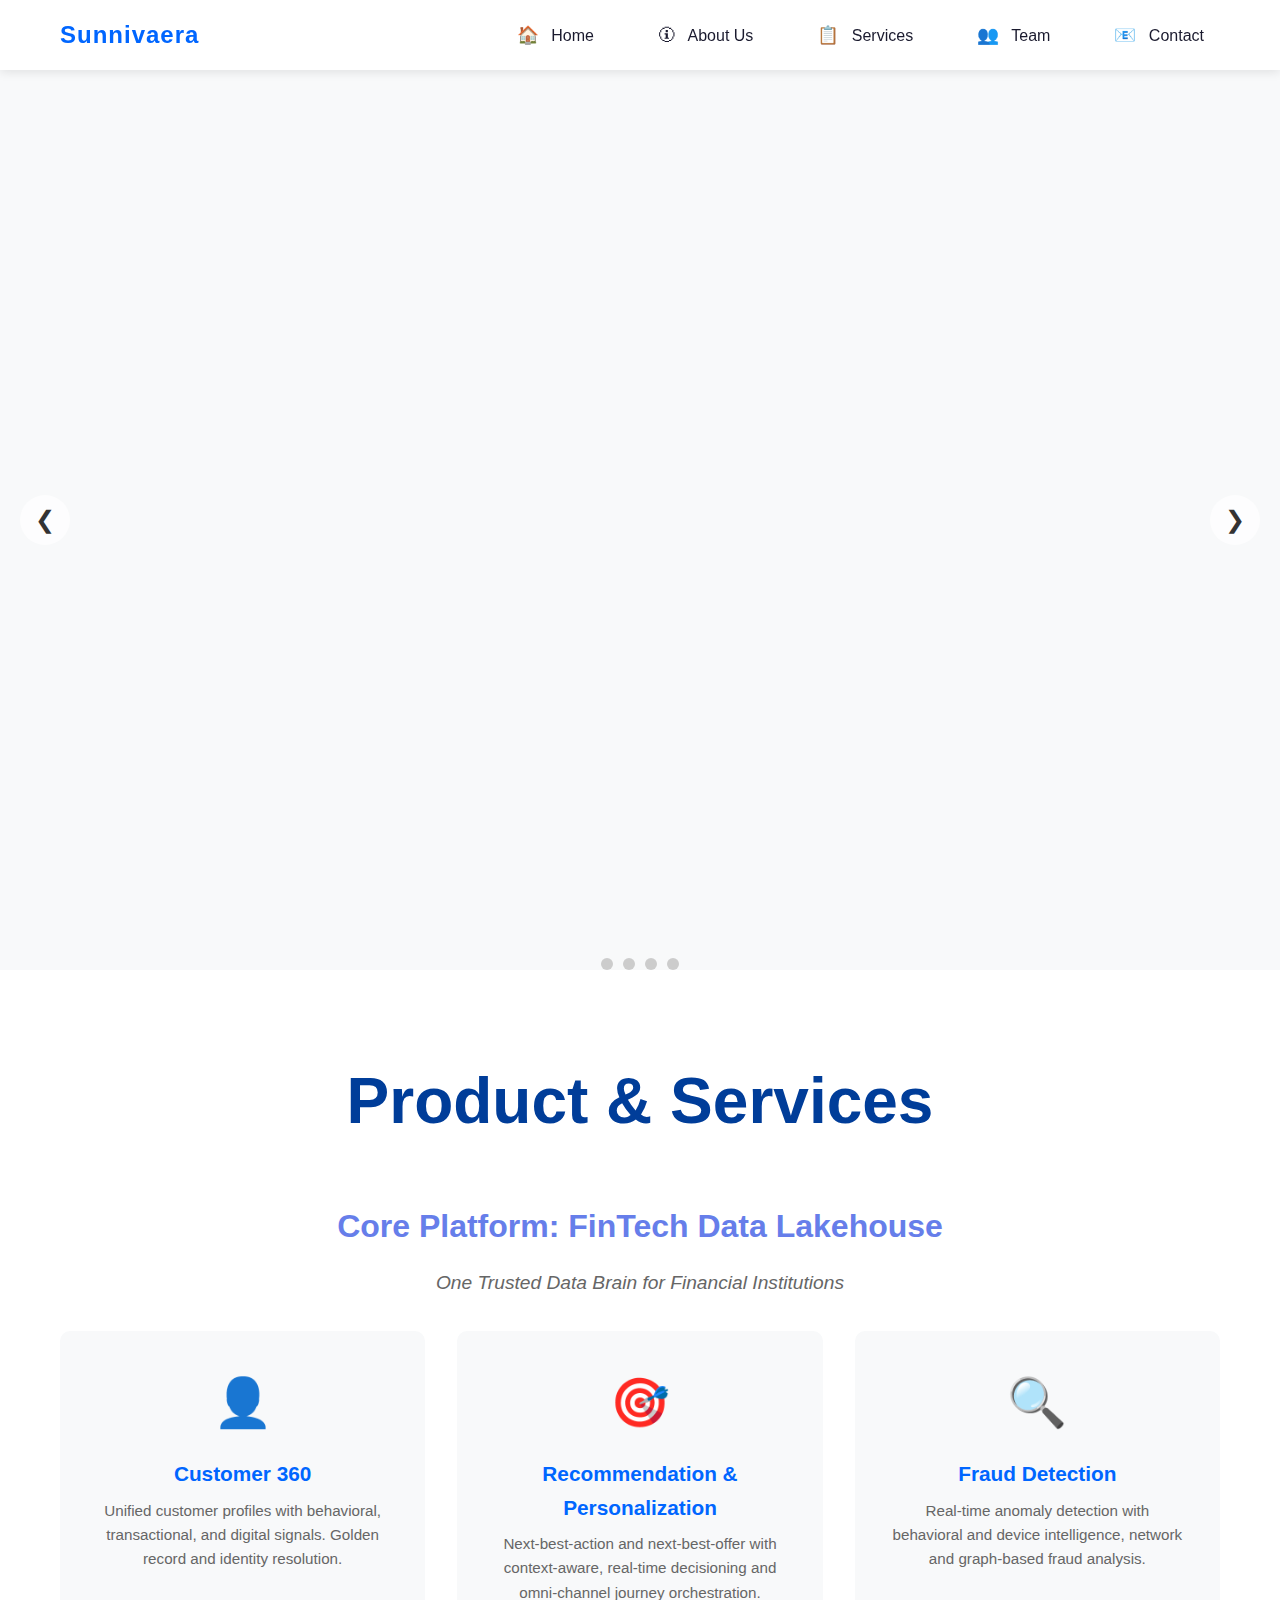
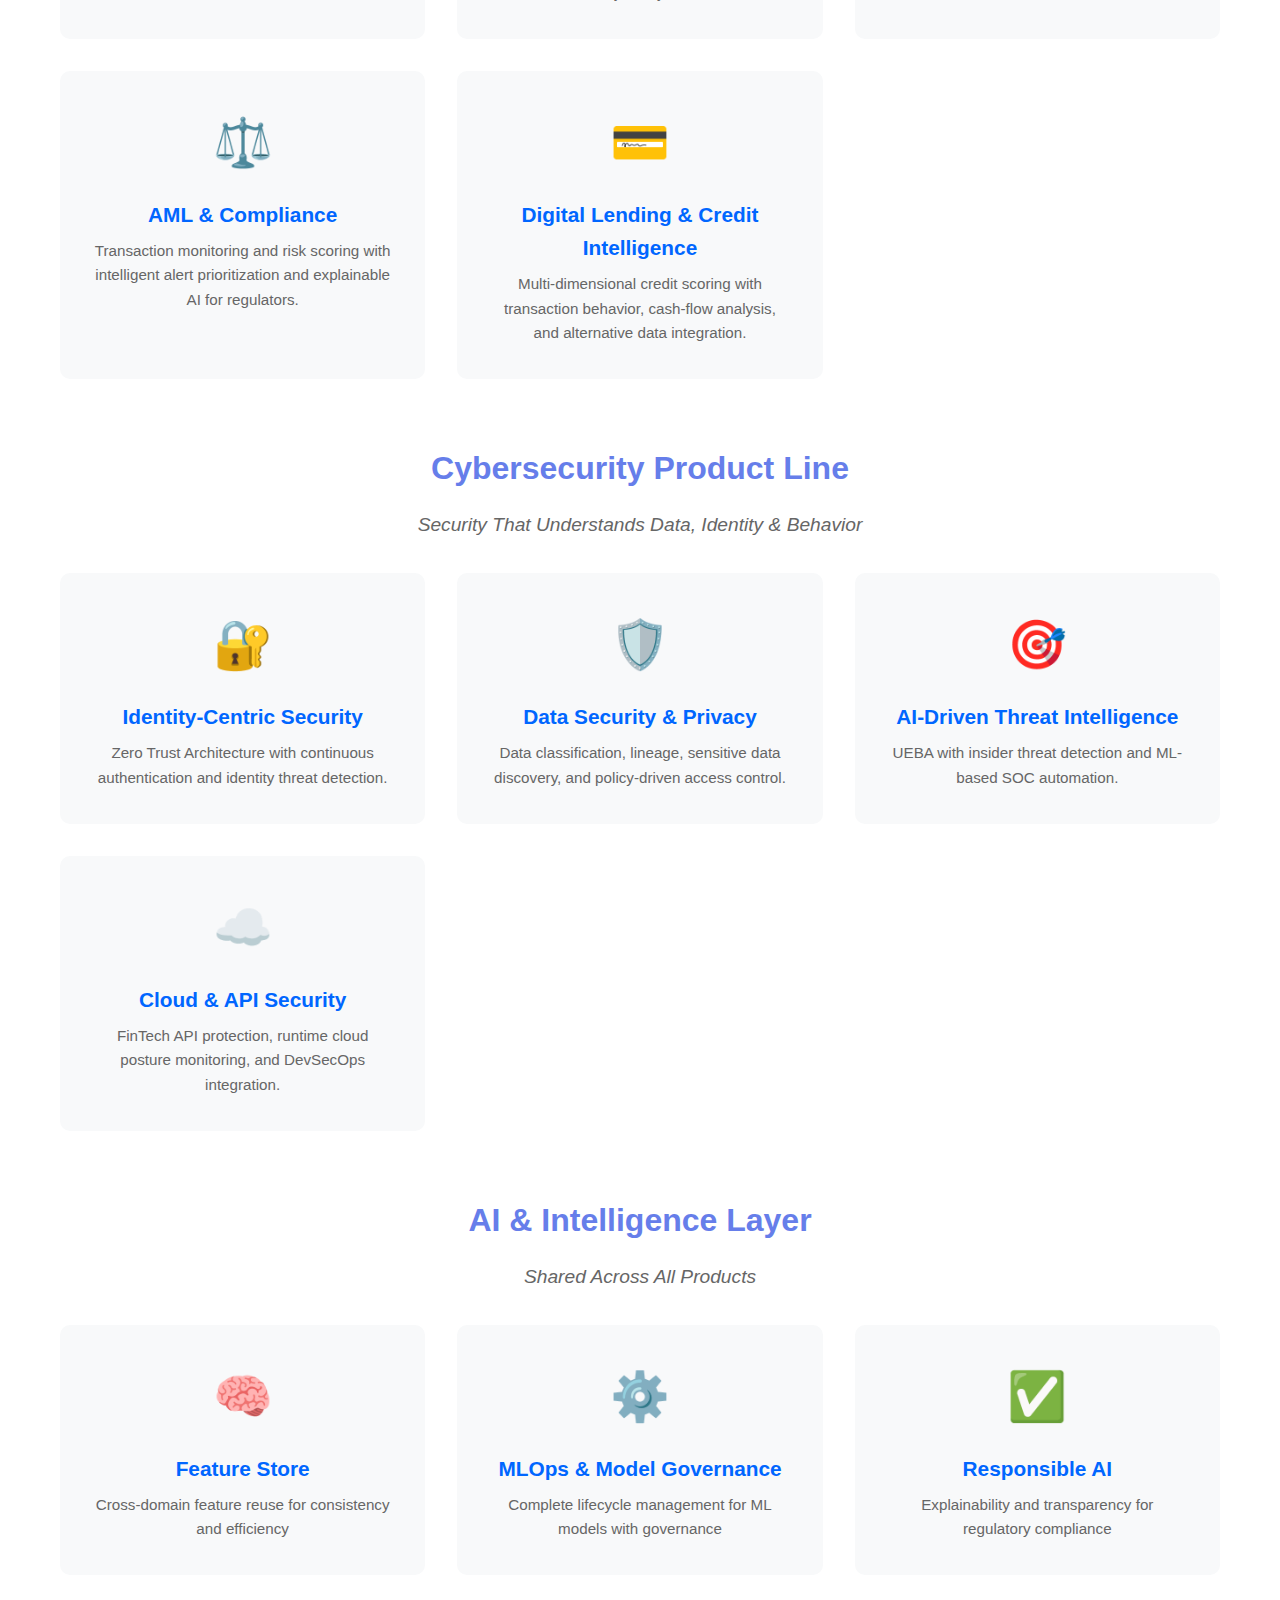
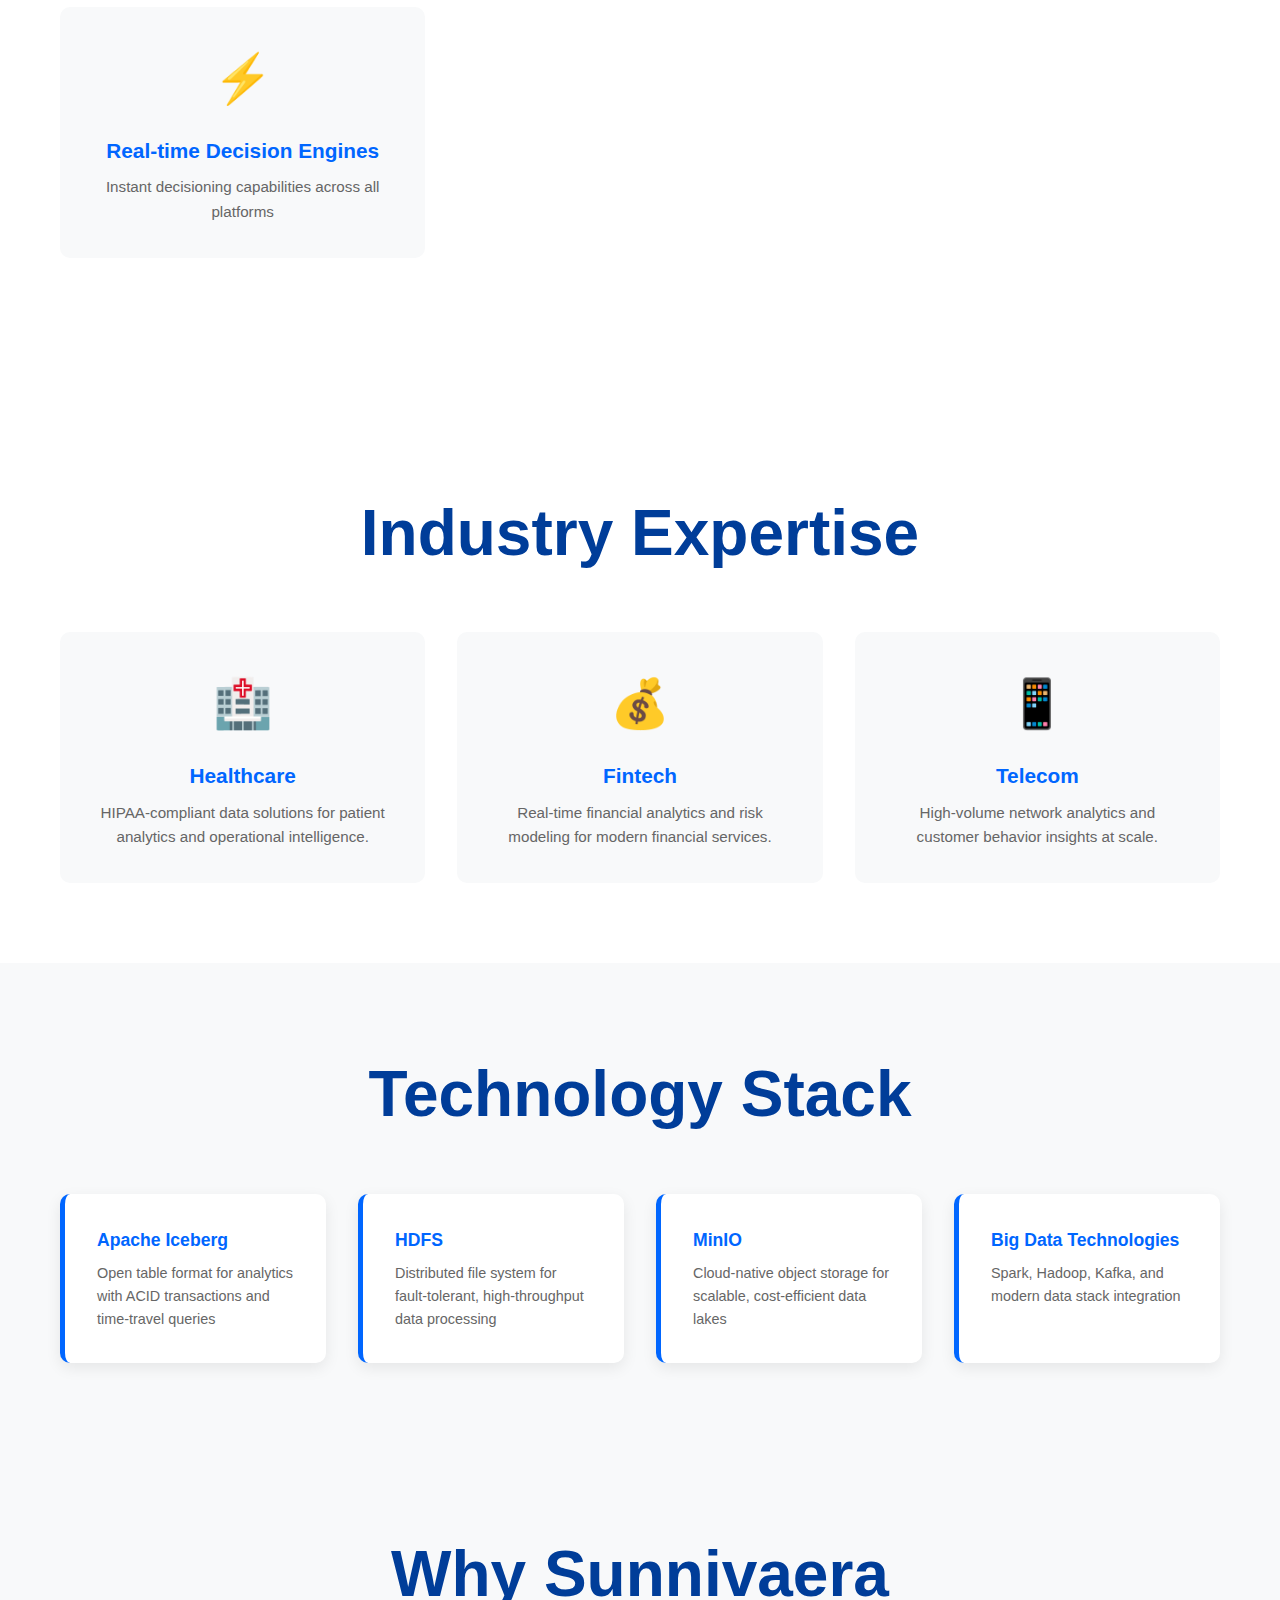
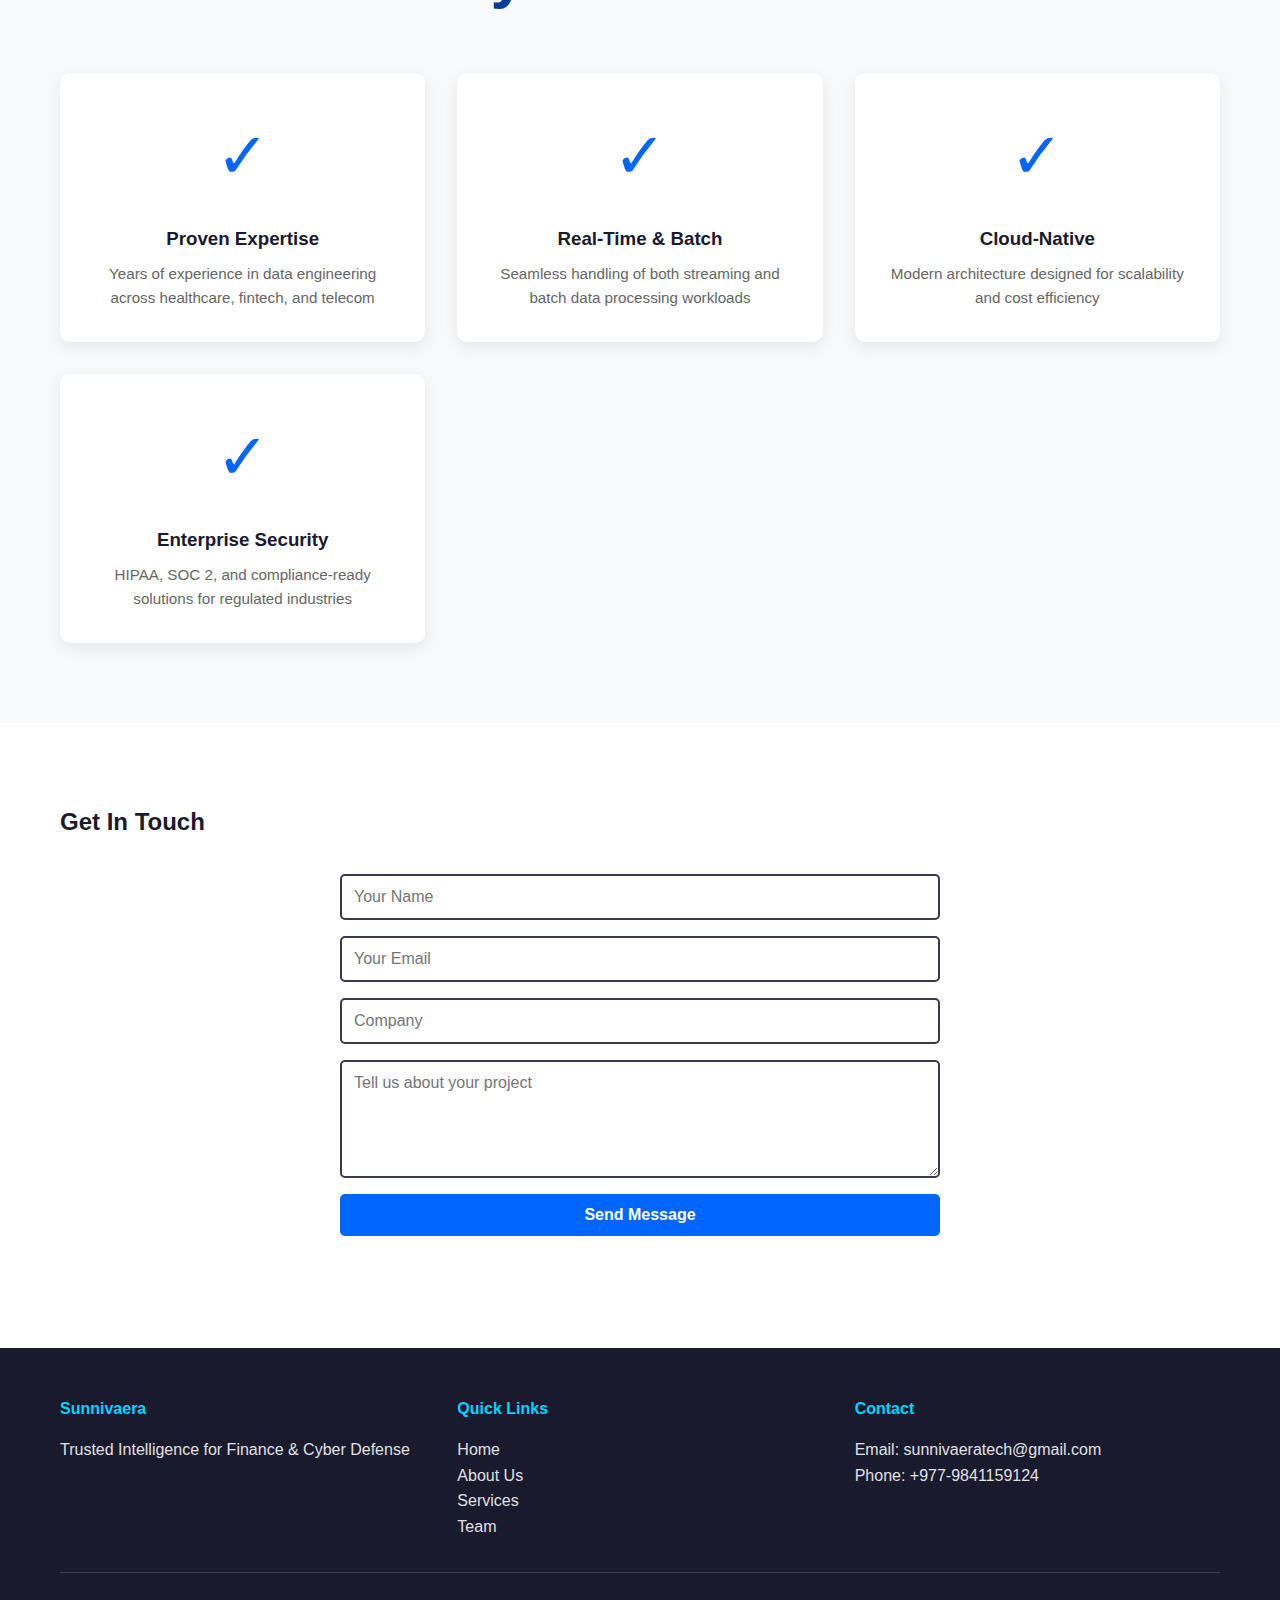
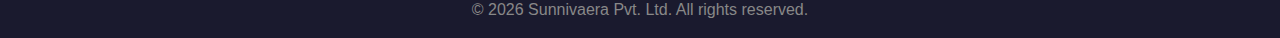
<file: index.html>
<!DOCTYPE html>
<html lang="en">
<head>
    <meta charset="UTF-8">
    <meta name="viewport" content="width=device-width, initial-scale=1.0">
    <title>Sunnivaera - Trusted Intelligence for Finance & Cyber Defense</title>
    <link rel="stylesheet" href="styles.css">
</head>
<body>
    <!-- Navigation -->
    <nav class="navbar">
        <div class="container">
            <div class="logo">Sunnivaera</div>
            <ul class="nav-links">
                <li><a href="#home"><span class="nav-icon">&#127968;</span> Home</a></li>
                <li><a href="about.html"><span class="nav-icon">&#128712;</span> About Us</a></li>
                <li><a href="#services"><span class="nav-icon">&#128203;</span> Services</a></li>
                <li><a href="team.html"><span class="nav-icon">&#128101;</span> Team</a></li>
                <li><a href="#contact"><span class="nav-icon">&#128231;</span> Contact</a></li>
            </ul>
        </div>
    </nav>

    <!-- Image Carousel Section (Hero) -->
    <section class="carousel-section" id="home">
        <div class="carousel-container">
            <div class="carousel">
                <div class="carousel-slide" style="background: linear-gradient(135deg, rgba(102, 126, 234, 0.85) 0%, rgba(118, 75, 162, 0.85) 100%), url('https://images.unsplash.com/photo-1451187580459-43490279c0fa?w=1600&h=900&fit=crop') center/cover;">
                    <div class="slide-content hero-slide">
                        <h1>Trusted Intelligence for Finance & Cyber Defense</h1>
                        <p>Building a unified Lakehouse-powered FinTech and Cyber Intelligence Platform that helps financial institutions understand customers, regulators, and attackers—simultaneously</p>
                        <button class="cta-button">Get Started</button>
                    </div>
                </div>
                <div class="carousel-slide" style="background: linear-gradient(135deg, rgba(102, 126, 234, 0.85) 0%, rgba(118, 75, 162, 0.85) 100%), url('https://images.unsplash.com/photo-1558618666-fcd25c85cd64?w=1600&h=900&fit=crop') center/cover;">
                    <div class="slide-content">
                        <div class="slide-icon">⚙️</div>
                        <h3>Data Engineering</h3>
                        <p>Build scalable data pipelines handling real-time and batch processing at scale</p>
                    </div>
                </div>
                <div class="carousel-slide" style="background: linear-gradient(135deg, rgba(52, 211, 153, 0.85) 0%, rgba(16, 185, 129, 0.85) 100%), url('https://images.unsplash.com/photo-1551288049-bebda4e38f71?w=1600&h=900&fit=crop') center/cover;">
                    <div class="slide-content">
                        <div class="slide-icon">📊</div>
                        <h3>Data Analytics</h3>
                        <p>Extract deep insights with advanced modeling and statistical analysis</p>
                    </div>
                </div>
                <div class="carousel-slide" style="background: linear-gradient(135deg, rgba(79, 172, 254, 0.85) 0%, rgba(0, 242, 254, 0.85) 100%), url('https://images.unsplash.com/photo-1517694712202-14dd9538aa97?w=1600&h=900&fit=crop') center/cover;">
                    <div class="slide-content">
                        <div class="slide-icon">📈</div>
                        <h3>Dashboard Solutions</h3>
                        <p>Present data beautifully with interactive real-time dashboards</p>
                    </div>
                </div>
            </div>

            <!-- Carousel Controls -->
            <div class="carousel-controls">
                <button class="carousel-btn prev" onclick="changeSlide(-1)">&#10094;</button>
                <button class="carousel-btn next" onclick="changeSlide(1)">&#10095;</button>
            </div>

            <!-- Carousel Indicators -->
            <div class="carousel-indicators">
                <span class="indicator" onclick="currentSlide(1)"></span>
                <span class="indicator" onclick="currentSlide(2)"></span>
                <span class="indicator" onclick="currentSlide(3)"></span>
                <span class="indicator" onclick="currentSlide(4)"></span>
            </div>
        </div>
    </section>

    <!-- Services Section -->
    <section id="services" class="services">
        <div class="container">
            <h2>Product & Services</h2>
            
            <!-- Core Platform -->
            <div class="product-category">
                <h3 class="category-title">Core Platform: FinTech Data Lakehouse</h3>
                <p class="category-subtitle">One Trusted Data Brain for Financial Institutions</p>
                
                <div class="services-grid">
                    <div class="service-card" onclick="openServiceModal('Customer 360')">
                        <div class="service-icon">👤</div>
                        <h3>Customer 360</h3>
                        <p>Unified customer profiles with behavioral, transactional, and digital signals. Golden record and identity resolution.</p>
                    </div>
                    <div class="service-card" onclick="openServiceModal('Recommendation')">
                        <div class="service-icon">🎯</div>
                        <h3>Recommendation & Personalization</h3>
                        <p>Next-best-action and next-best-offer with context-aware, real-time decisioning and omni-channel journey orchestration.</p>
                    </div>
                    <div class="service-card" onclick="openServiceModal('Fraud Detection')">
                        <div class="service-icon">🔍</div>
                        <h3>Fraud Detection</h3>
                        <p>Real-time anomaly detection with behavioral and device intelligence, network and graph-based fraud analysis.</p>
                    </div>
                    <div class="service-card" onclick="openServiceModal('AML')">
                        <div class="service-icon">⚖️</div>
                        <h3>AML & Compliance</h3>
                        <p>Transaction monitoring and risk scoring with intelligent alert prioritization and explainable AI for regulators.</p>
                    </div>
                    <div class="service-card" onclick="openServiceModal('Digital Lending')">
                        <div class="service-icon">💳</div>
                        <h3>Digital Lending & Credit Intelligence</h3>
                        <p>Multi-dimensional credit scoring with transaction behavior, cash-flow analysis, and alternative data integration.</p>
                    </div>
                </div>
            </div>

            <!-- Cybersecurity -->
            <div class="product-category">
                <h3 class="category-title">Cybersecurity Product Line</h3>
                <p class="category-subtitle">Security That Understands Data, Identity & Behavior</p>
                
                <div class="services-grid">
                    <div class="service-card" onclick="openServiceModal('Identity Security')">
                        <div class="service-icon">🔐</div>
                        <h3>Identity-Centric Security</h3>
                        <p>Zero Trust Architecture with continuous authentication and identity threat detection.</p>
                    </div>
                    <div class="service-card" onclick="openServiceModal('Data Security')">
                        <div class="service-icon">🛡️</div>
                        <h3>Data Security & Privacy</h3>
                        <p>Data classification, lineage, sensitive data discovery, and policy-driven access control.</p>
                    </div>
                    <div class="service-card" onclick="openServiceModal('Threat Intelligence')">
                        <div class="service-icon">🎯</div>
                        <h3>AI-Driven Threat Intelligence</h3>
                        <p>UEBA with insider threat detection and ML-based SOC automation.</p>
                    </div>
                    <div class="service-card" onclick="openServiceModal('Cloud Security')">
                        <div class="service-icon">☁️</div>
                        <h3>Cloud & API Security</h3>
                        <p>FinTech API protection, runtime cloud posture monitoring, and DevSecOps integration.</p>
                    </div>
                </div>
            </div>

            <!-- AI Intelligence -->
            <div class="product-category">
                <h3 class="category-title">AI & Intelligence Layer</h3>
                <p class="category-subtitle">Shared Across All Products</p>
                
                <div class="services-grid">
                    <div class="service-card">
                        <div class="service-icon">🧠</div>
                        <h3>Feature Store</h3>
                        <p>Cross-domain feature reuse for consistency and efficiency</p>
                    </div>
                    <div class="service-card">
                        <div class="service-icon">⚙️</div>
                        <h3>MLOps & Model Governance</h3>
                        <p>Complete lifecycle management for ML models with governance</p>
                    </div>
                    <div class="service-card">
                        <div class="service-icon">✅</div>
                        <h3>Responsible AI</h3>
                        <p>Explainability and transparency for regulatory compliance</p>
                    </div>
                    <div class="service-card">
                        <div class="service-icon">⚡</div>
                        <h3>Real-time Decision Engines</h3>
                        <p>Instant decisioning capabilities across all platforms</p>
                    </div>
                </div>
            </div>
        </div>
    </section>

    <!-- Domains Section -->
    <section id="domains" class="domains">
        <div class="container">
            <h2>Industry Expertise</h2>
            <div class="domains-grid">
                <div class="domain-card">
                    <div class="domain-icon">🏥</div>
                    <h3>Healthcare</h3>
                    <p>HIPAA-compliant data solutions for patient analytics and operational intelligence.</p>
                </div>
                <div class="domain-card">
                    <div class="domain-icon">💰</div>
                    <h3>Fintech</h3>
                    <p>Real-time financial analytics and risk modeling for modern financial services.</p>
                </div>
                <div class="domain-card">
                    <div class="domain-icon">📱</div>
                    <h3>Telecom</h3>
                    <p>High-volume network analytics and customer behavior insights at scale.</p>
                </div>
            </div>
        </div>
    </section>

    <!-- Tech Stack Section -->
    <section id="tech-stack" class="tech-stack">
        <div class="container">
            <h2>Technology Stack</h2>
            <div class="tech-grid">
                <div class="tech-item">
                    <h4>Apache Iceberg</h4>
                    <p>Open table format for analytics with ACID transactions and time-travel queries</p>
                </div>
                <div class="tech-item">
                    <h4>HDFS</h4>
                    <p>Distributed file system for fault-tolerant, high-throughput data processing</p>
                </div>
                <div class="tech-item">
                    <h4>MinIO</h4>
                    <p>Cloud-native object storage for scalable, cost-efficient data lakes</p>
                </div>
                <div class="tech-item">
                    <h4>Big Data Technologies</h4>
                    <p>Spark, Hadoop, Kafka, and modern data stack integration</p>
                </div>
            </div>
        </div>
    </section>

    <!-- Why Choose Us -->
    <section class="why-us">
        <div class="container">
            <h2>Why Sunnivaera</h2>
            <div class="features-grid">
                <div class="feature">
                    <div class="feature-icon">✓</div>
                    <h3>Proven Expertise</h3>
                    <p>Years of experience in data engineering across healthcare, fintech, and telecom</p>
                </div>
                <div class="feature">
                    <div class="feature-icon">✓</div>
                    <h3>Real-Time & Batch</h3>
                    <p>Seamless handling of both streaming and batch data processing workloads</p>
                </div>
                <div class="feature">
                    <div class="feature-icon">✓</div>
                    <h3>Cloud-Native</h3>
                    <p>Modern architecture designed for scalability and cost efficiency</p>
                </div>
                <div class="feature">
                    <div class="feature-icon">✓</div>
                    <h3>Enterprise Security</h3>
                    <p>HIPAA, SOC 2, and compliance-ready solutions for regulated industries</p>
                </div>
            </div>
        </div>
    </section>

    <!-- Contact Section -->
    <section id="contact" class="contact">
        <div class="container">
            <h2>Get In Touch</h2>
            <form class="contact-form" id="contactForm">
                <input type="text" placeholder="Your Name" required>
                <input type="email" placeholder="Your Email" required>
                <input type="text" placeholder="Company" required>
                <textarea placeholder="Tell us about your project" rows="5" required></textarea>
                <button type="submit" class="submit-btn">Send Message</button>
            </form>
        </div>
    </section>

    <!-- Footer -->
    <footer class="footer">
        <div class="container">
            <div class="footer-content">
                <div class="footer-section">
                    <h4>Sunnivaera</h4>
                    <p>Trusted Intelligence for Finance & Cyber Defense</p>
                </div>
                <div class="footer-section">
                    <h4>Quick Links</h4>
                    <ul>
                        <li><a href="index.html">Home</a></li>
                        <li><a href="about.html">About Us</a></li>
                        <li><a href="#services">Services</a></li>
                        <li><a href="team.html">Team</a></li>
                    </ul>
                </div>
                <div class="footer-section">
                    <h4>Contact</h4>
                    <p>Email: sunnivaeratech@gmail.com</p>
                    <p>Phone: +977-9841159124</p>
                </div>
            </div>
            <div class="footer-bottom">
                <p>&copy; 2026 Sunnivaera Pvt. Ltd. All rights reserved.</p>
            </div>
        </div>
    </footer>

    <!-- Service Modal -->
    <div id="serviceModal" class="modal">
        <div class="modal-content">
            <span class="close" onclick="closeServiceModal()">&times;</span>
            <div id="modalBody"></div>
        </div>
    </div>

    <!-- Success Message Modal -->
    <div id="successModal" class="modal">
        <div class="modal-content success-content">
            <div class="modal-header">
                <div class="icon">✓</div>
                <h3>Message Sent Successfully!</h3>
            </div>
            <div class="modal-body">
                <p>Thank you for reaching out to us. We appreciate your interest and will get back to you as soon as possible.</p>
                <p><strong>Email:</strong> sunnivaeratech@gmail.com</p>
            </div>
            <div style="text-align: center; margin-top: 1.5rem;">
                <button class="submit-btn" onclick="closeSuccessModal()" style="cursor: pointer;">Close</button>
            </div>
        </div>
    </div>

    <script src="script.js"></script>
</body>
</html>
</file>
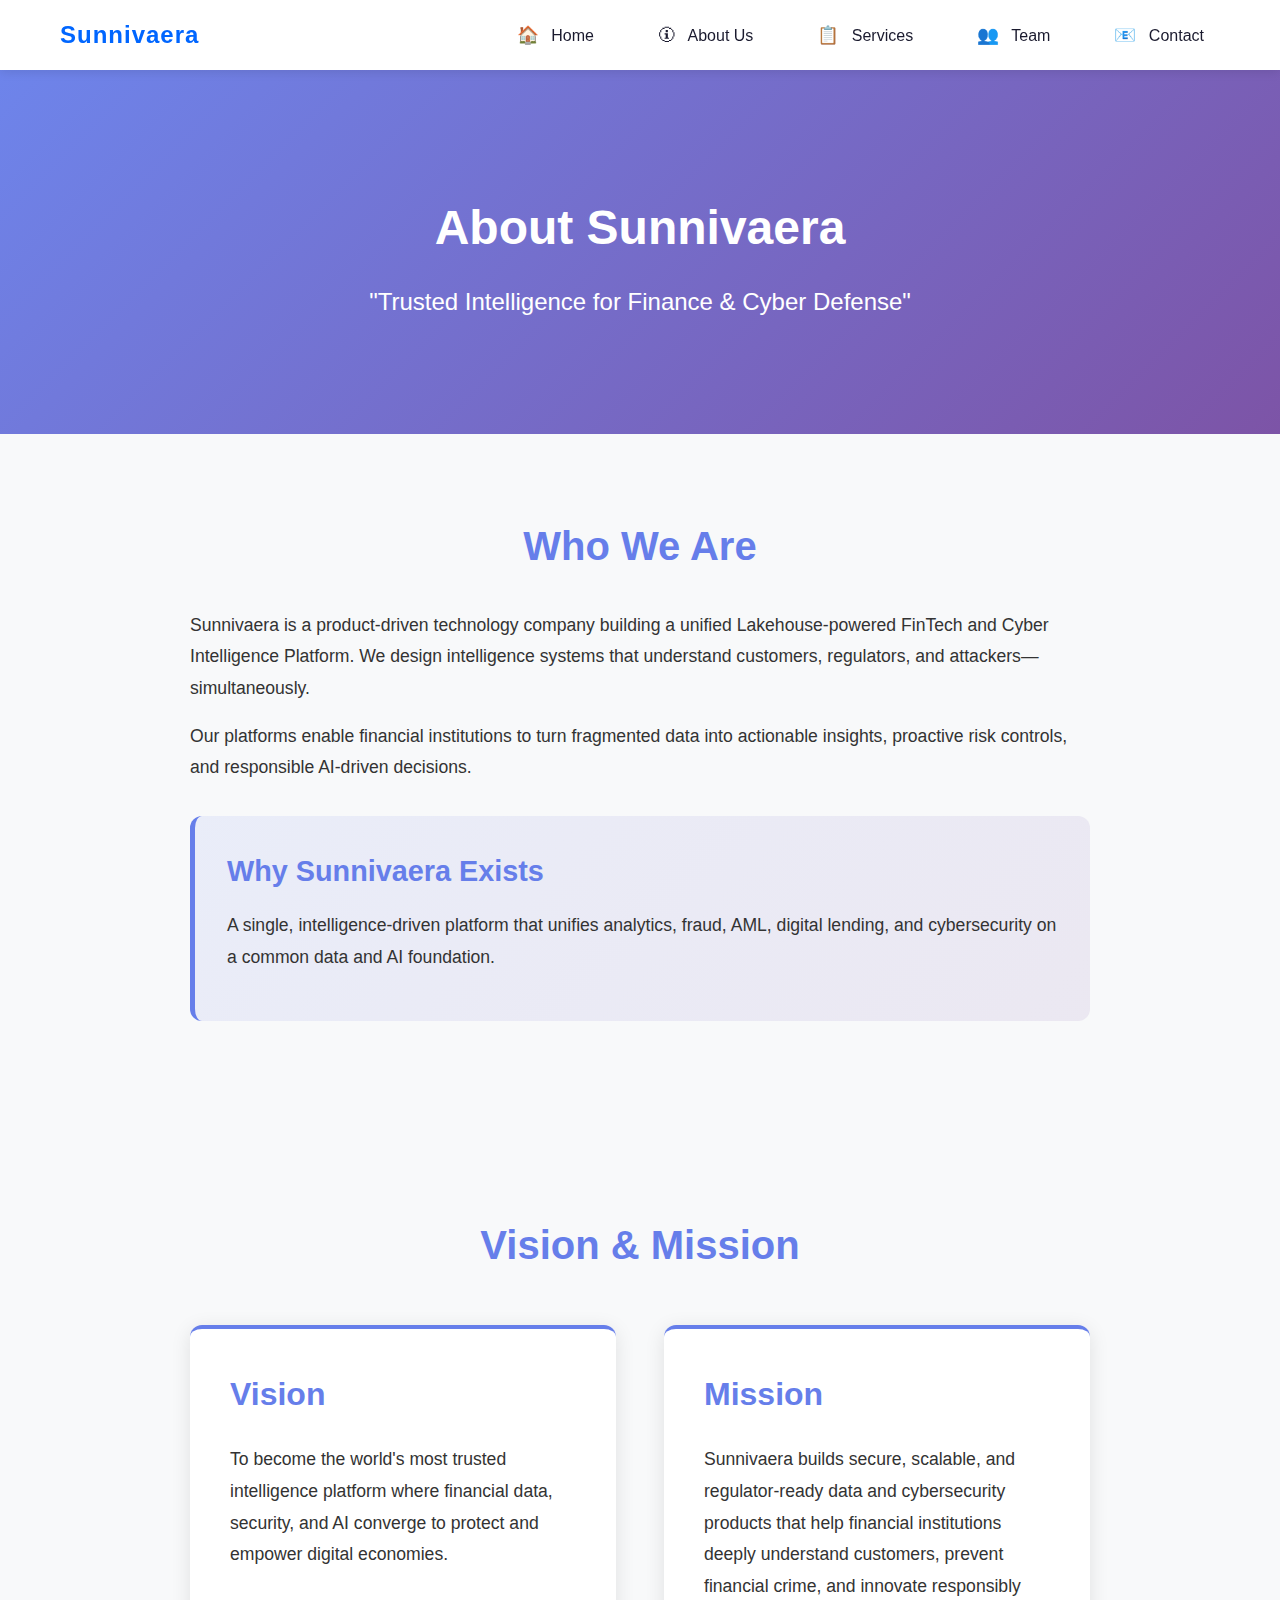
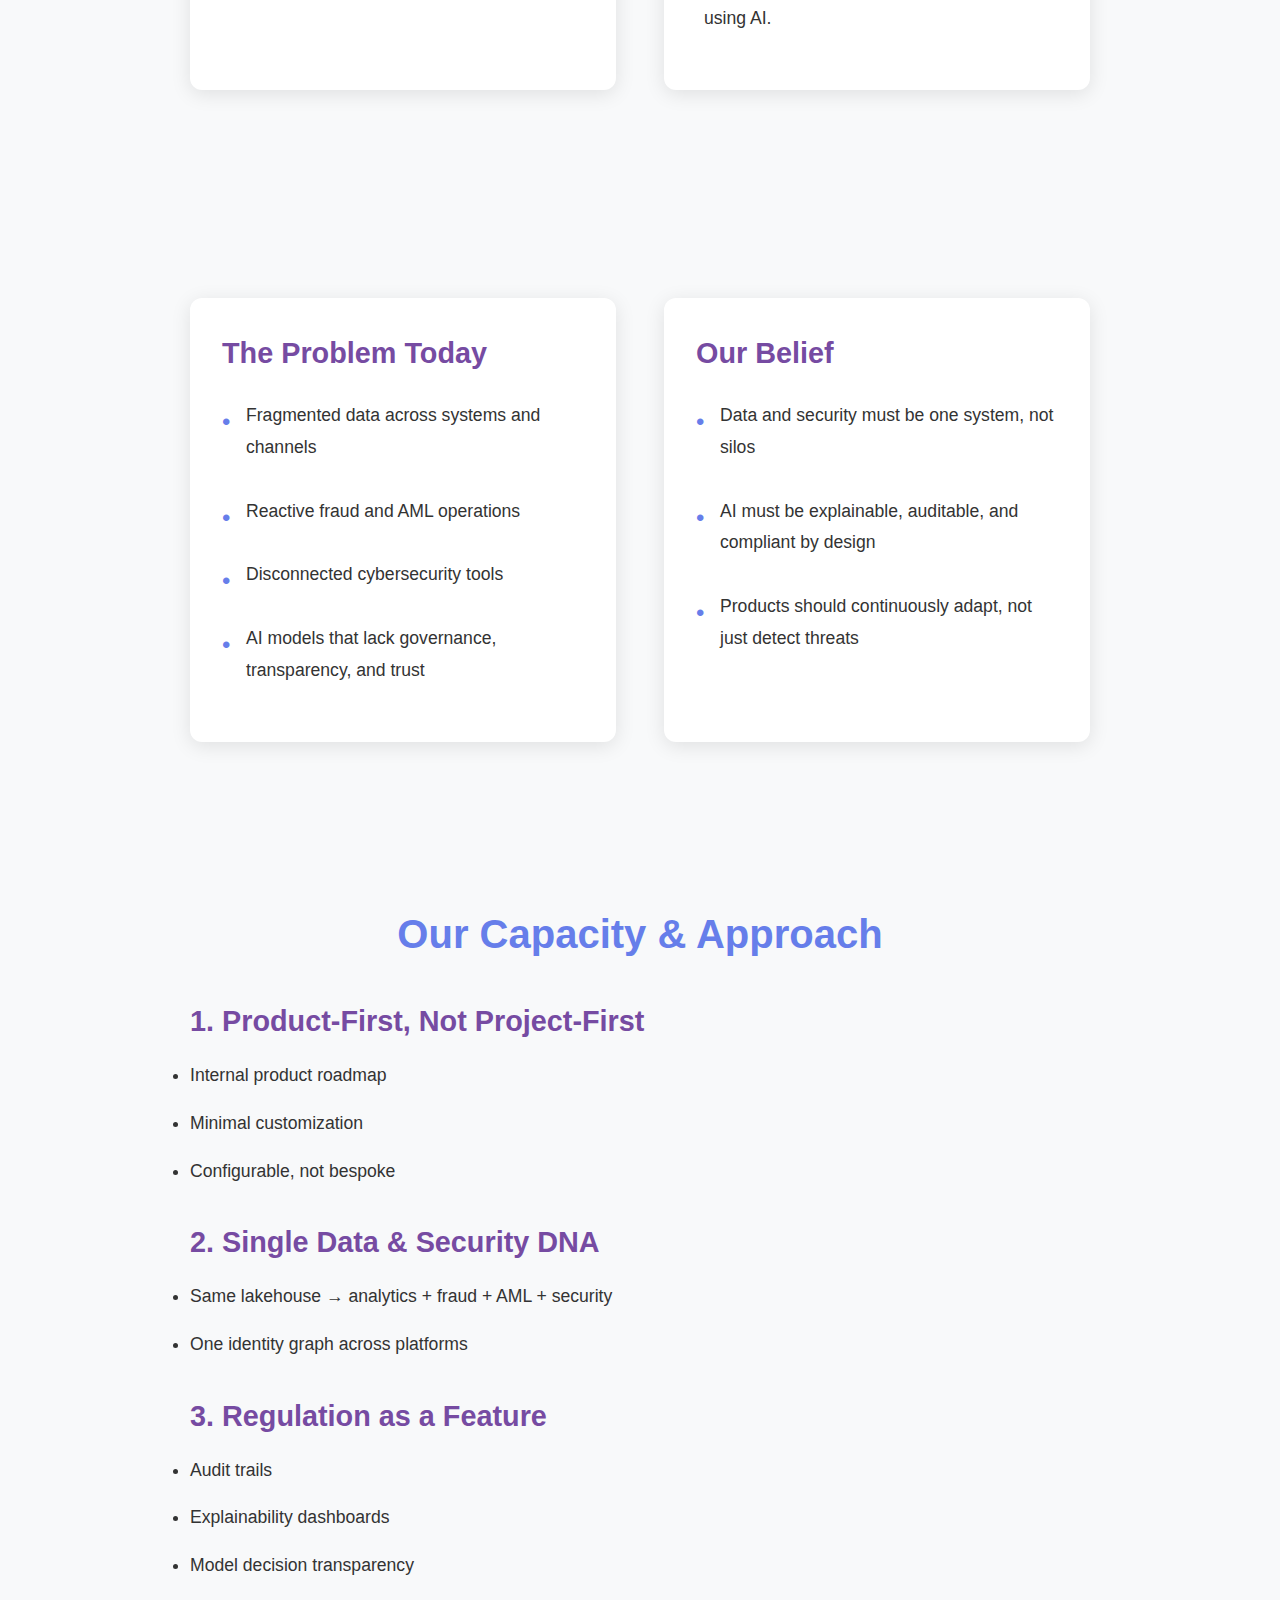
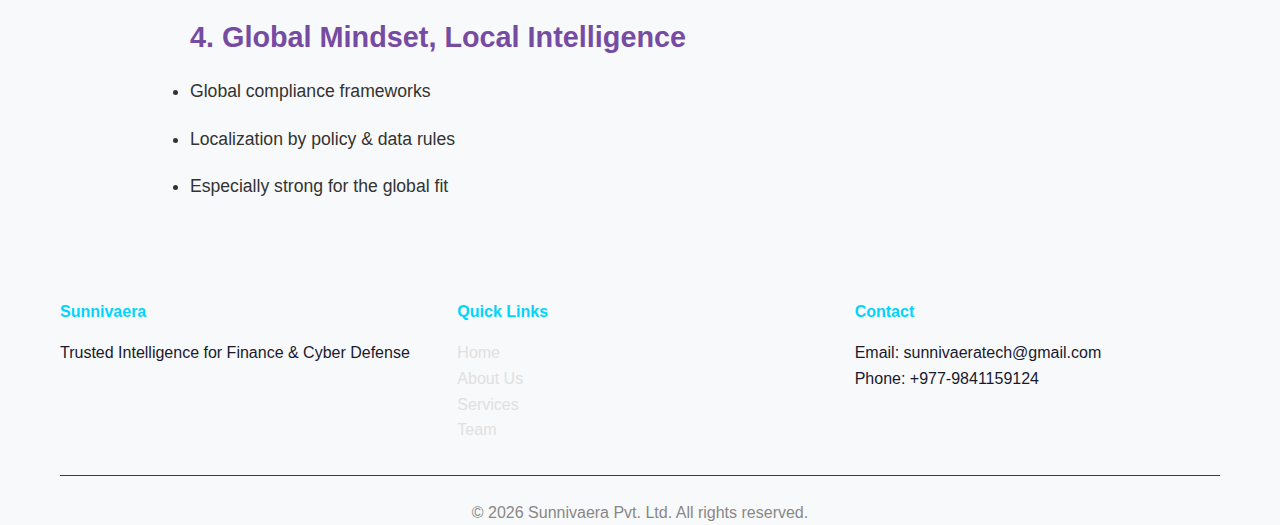
<file: about.html>
<!DOCTYPE html>
<html lang="en">
<head>
    <meta charset="UTF-8">
    <meta name="viewport" content="width=device-width, initial-scale=1.0">
    <title>About Us - Sunnivaera</title>
    <link rel="stylesheet" href="styles.css">
    <style>
        .about-hero {
            background: linear-gradient(135deg, rgba(102, 126, 234, 0.95) 0%, rgba(118, 75, 162, 0.95) 100%);
            padding: 120px 0 80px;
            text-align: center;
            color: white;
        }
        .about-hero h1 {
            font-size: 3rem;
            margin-bottom: 1rem;
        }
        .about-hero .tagline {
            font-size: 1.5rem;
            font-weight: 300;
            margin-bottom: 2rem;
        }
        .about-section {
            padding: 80px 0;
        }
        .about-section:nth-child(even) {
            background: #f8f9fa;
        }
        .about-content {
            max-width: 900px;
            margin: 0 auto;
        }
        .about-content h2 {
            font-size: 2.5rem;
            margin-bottom: 2rem;
            color: #667eea;
            text-align: center;
        }
        .about-content h3 {
            font-size: 1.8rem;
            margin-top: 2rem;
            margin-bottom: 1rem;
            color: #764ba2;
        }
        .about-content p, .about-content li {
            font-size: 1.1rem;
            line-height: 1.8;
            color: #333;
            margin-bottom: 1rem;
        }
        .vision-mission-grid {
            display: grid;
            grid-template-columns: repeat(auto-fit, minmax(400px, 1fr));
            gap: 3rem;
            margin-top: 3rem;
        }
        .vm-card {
            background: white;
            padding: 2.5rem;
            border-radius: 12px;
            box-shadow: 0 4px 20px rgba(0,0,0,0.1);
            border-top: 4px solid #667eea;
        }
        .vm-card h3 {
            font-size: 2rem;
            color: #667eea;
            margin-top: 0;
            margin-bottom: 1.5rem;
        }
        .problem-belief {
            display: grid;
            grid-template-columns: 1fr 1fr;
            gap: 3rem;
            margin-top: 3rem;
        }
        .pb-card {
            background: white;
            padding: 2rem;
            border-radius: 12px;
            box-shadow: 0 4px 20px rgba(0,0,0,0.1);
        }
        .pb-card h3 {
            color: #764ba2;
            margin-top: 0;
        }
        .pb-card ul {
            list-style: none;
            padding: 0;
        }
        .pb-card li {
            padding: 0.5rem 0;
            padding-left: 1.5rem;
            position: relative;
        }
        .pb-card li:before {
            content: "•";
            color: #667eea;
            font-size: 1.5rem;
            position: absolute;
            left: 0;
        }
        .why-exists {
            background: linear-gradient(135deg, rgba(102, 126, 234, 0.1) 0%, rgba(118, 75, 162, 0.1) 100%);
            padding: 2rem;
            border-radius: 12px;
            border-left: 5px solid #667eea;
            margin: 2rem 0;
        }
        .why-exists h3 {
            color: #667eea;
            margin-top: 0;
        }
        @media (max-width: 768px) {
            .about-hero h1 {
                font-size: 2rem;
            }
            .about-hero .tagline {
                font-size: 1.2rem;
            }
            .vision-mission-grid,
            .problem-belief {
                grid-template-columns: 1fr;
                gap: 2rem;
            }
        }
    </style>
</head>
<body>
    <!-- Navigation -->
    <nav class="navbar">
        <div class="container">
            <div class="logo">Sunnivaera</div>
            <ul class="nav-links">
                <li><a href="index.html"><span class="nav-icon">&#127968;</span> Home</a></li>
                <li><a href="about.html" class="active"><span class="nav-icon">&#128712;</span> About Us</a></li>
                <li><a href="index.html#services"><span class="nav-icon">&#128203;</span> Services</a></li>
                <li><a href="team.html"><span class="nav-icon">&#128101;</span> Team</a></li>
                <li><a href="index.html#contact"><span class="nav-icon">&#128231;</span> Contact</a></li>
            </ul>
        </div>
    </nav>

    <!-- Hero Section -->
    <section class="about-hero">
        <div class="container">
            <h1>About Sunnivaera</h1>
            <p class="tagline">"Trusted Intelligence for Finance & Cyber Defense"</p>
        </div>
    </section>

    <!-- Main About Section -->
    <section class="about-section">
        <div class="container">
            <div class="about-content">
                <h2>Who We Are</h2>
                <p>Sunnivaera is a product-driven technology company building a unified Lakehouse-powered FinTech and Cyber Intelligence Platform. We design intelligence systems that understand customers, regulators, and attackers—simultaneously.</p>
                <p>Our platforms enable financial institutions to turn fragmented data into actionable insights, proactive risk controls, and responsible AI-driven decisions.</p>
                
                <div class="why-exists">
                    <h3>Why Sunnivaera Exists</h3>
                    <p>A single, intelligence-driven platform that unifies analytics, fraud, AML, digital lending, and cybersecurity on a common data and AI foundation.</p>
                </div>
            </div>
        </div>
    </section>

    <!-- Vision & Mission Section -->
    <section class="about-section">
        <div class="container">
            <div class="about-content">
                <h2>Vision & Mission</h2>
                <div class="vision-mission-grid">
                    <div class="vm-card">
                        <h3>Vision</h3>
                        <p>To become the world's most trusted intelligence platform where financial data, security, and AI converge to protect and empower digital economies.</p>
                    </div>
                    <div class="vm-card">
                        <h3>Mission</h3>
                        <p>Sunnivaera builds secure, scalable, and regulator-ready data and cybersecurity products that help financial institutions deeply understand customers, prevent financial crime, and innovate responsibly using AI.</p>
                    </div>
                </div>
            </div>
        </div>
    </section>

    <!-- Problem & Belief Section -->
    <section class="about-section">
        <div class="container">
            <div class="about-content">
                <div class="problem-belief">
                    <div class="pb-card">
                        <h3>The Problem Today</h3>
                        <ul>
                            <li>Fragmented data across systems and channels</li>
                            <li>Reactive fraud and AML operations</li>
                            <li>Disconnected cybersecurity tools</li>
                            <li>AI models that lack governance, transparency, and trust</li>
                        </ul>
                    </div>
                    <div class="pb-card">
                        <h3>Our Belief</h3>
                        <ul>
                            <li>Data and security must be one system, not silos</li>
                            <li>AI must be explainable, auditable, and compliant by design</li>
                            <li>Products should continuously adapt, not just detect threats</li>
                        </ul>
                    </div>
                </div>
            </div>
        </div>
    </section>

    <!-- Our Capacity Section -->
    <section class="about-section">
        <div class="container">
            <div class="about-content">
                <h2>Our Capacity & Approach</h2>
                
                <h3>1. Product-First, Not Project-First</h3>
                <ul>
                    <li>Internal product roadmap</li>
                    <li>Minimal customization</li>
                    <li>Configurable, not bespoke</li>
                </ul>

                <h3>2. Single Data & Security DNA</h3>
                <ul>
                    <li>Same lakehouse → analytics + fraud + AML + security</li>
                    <li>One identity graph across platforms</li>
                </ul>

                <h3>3. Regulation as a Feature</h3>
                <ul>
                    <li>Audit trails</li>
                    <li>Explainability dashboards</li>
                    <li>Model decision transparency</li>
                </ul>

                <h3>4. Global Mindset, Local Intelligence</h3>
                <ul>
                    <li>Global compliance frameworks</li>
                    <li>Localization by policy & data rules</li>
                    <li>Especially strong for the global fit</li>
                </ul>
            </div>
        </div>
    </section>

    <!-- Footer -->
    <footer>
        <div class="container">
            <div class="footer-content">
                <div class="footer-section">
                    <h4>Sunnivaera</h4>
                    <p>Trusted Intelligence for Finance & Cyber Defense</p>
                </div>
                <div class="footer-section">
                    <h4>Quick Links</h4>
                    <ul>
                        <li><a href="index.html">Home</a></li>
                        <li><a href="about.html">About Us</a></li>
                        <li><a href="index.html#services">Services</a></li>
                        <li><a href="team.html">Team</a></li>
                    </ul>
                </div>
                <div class="footer-section">
                    <h4>Contact</h4>
                    <p>Email: sunnivaeratech@gmail.com</p>
                    <p>Phone: +977-9841159124</p>
                </div>
            </div>
            <div class="footer-bottom">
                <p>&copy; 2026 Sunnivaera Pvt. Ltd. All rights reserved.</p>
            </div>
        </div>
    </footer>

    <script src="script.js"></script>
</body>
</html>
</file>
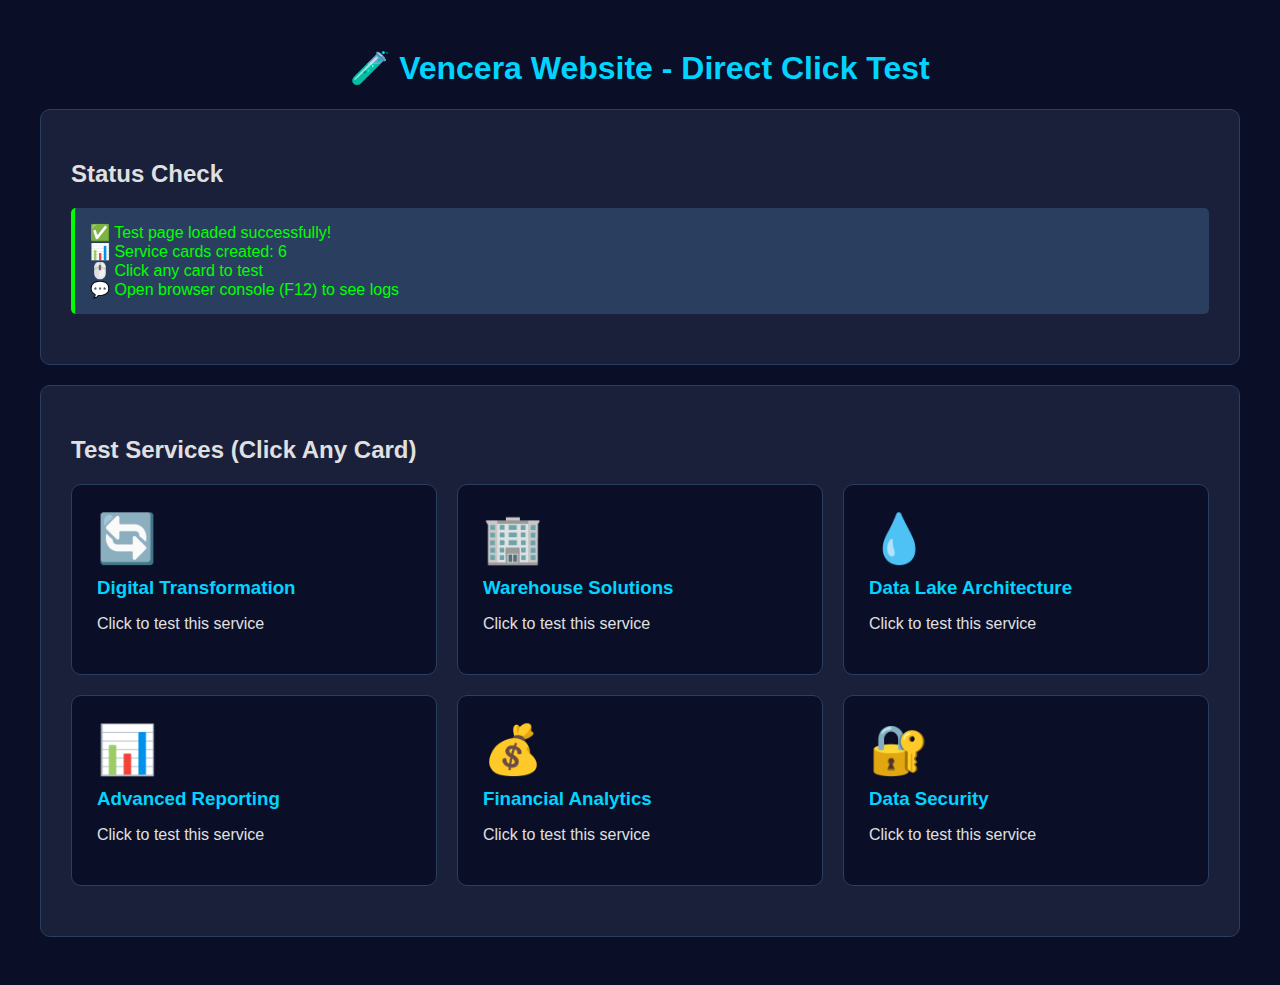
<file: DIRECT_TEST.html>
<!DOCTYPE html>
<html>
<head>
    <meta charset="UTF-8">
    <title>Vencera - Direct Test</title>
    <style>
        body {
            font-family: Arial;
            background: #0a0e27;
            color: #e0e0e0;
            padding: 20px;
        }
        .container {
            max-width: 1200px;
            margin: 0 auto;
        }
        h1 {
            text-align: center;
            color: #00d4ff;
        }
        .test-section {
            background: #1a1f3a;
            padding: 30px;
            border-radius: 10px;
            margin: 20px 0;
            border: 1px solid #2a3f5f;
        }
        .services-grid {
            display: grid;
            grid-template-columns: repeat(auto-fit, minmax(300px, 1fr));
            gap: 20px;
            margin: 20px 0;
        }
        .service-card {
            background: #0a0e27;
            padding: 25px;
            border-radius: 10px;
            border: 1px solid #2a3f5f;
            cursor: pointer;
            transition: all 0.3s ease;
        }
        .service-card:hover {
            transform: translateY(-5px);
            border-color: #00d4ff;
            box-shadow: 0 10px 30px rgba(0, 212, 255, 0.2);
        }
        .service-card h3 {
            color: #00d4ff;
            margin: 10px 0;
        }
        .service-icon {
            font-size: 3rem;
            margin-bottom: 10px;
        }
        .modal {
            display: none;
            position: fixed;
            z-index: 1000;
            left: 0;
            top: 0;
            width: 100%;
            height: 100%;
            background-color: rgba(0, 0, 0, 0.8);
            align-items: center;
            justify-content: center;
        }
        .modal.show {
            display: flex;
        }
        .modal-content {
            background: #1a1f3a;
            padding: 30px;
            border-radius: 10px;
            max-width: 500px;
            border: 2px solid #00d4ff;
            position: relative;
        }
        .close {
            position: absolute;
            right: 15px;
            top: 15px;
            font-size: 2rem;
            cursor: pointer;
            color: white;
        }
        .close:hover {
            color: #ff6b6b;
        }
        .modal-header {
            display: flex;
            align-items: center;
            gap: 15px;
            margin-bottom: 20px;
        }
        .modal-icon {
            font-size: 3rem;
        }
        .modal-header h2 {
            margin: 0;
            color: #00d4ff;
        }
        button {
            padding: 10px 20px;
            background: #00d4ff;
            color: white;
            border: none;
            border-radius: 5px;
            cursor: pointer;
            margin-top: 20px;
        }
        button:hover {
            background: #0099cc;
        }
        .status {
            padding: 15px;
            background: #2a3f5f;
            border-left: 4px solid #00d4ff;
            margin: 20px 0;
            border-radius: 5px;
        }
        .success {
            border-left-color: #00ff00;
            color: #00ff00;
        }
        .error {
            border-left-color: #ff6b6b;
            color: #ff6b6b;
        }
    </style>
</head>
<body>
    <div class="container">
        <h1>🧪 Vencera Website - Direct Click Test</h1>
        
        <div class="test-section">
            <h2>Status Check</h2>
            <div id="status"></div>
        </div>

        <div class="test-section">
            <h2>Test Services (Click Any Card)</h2>
            <div class="services-grid" id="servicesGrid"></div>
        </div>
    </div>

    <div id="testModal" class="modal">
        <div class="modal-content">
            <span class="close" onclick="closeTestModal()">&times;</span>
            <div class="modal-header">
                <div class="modal-icon" id="testIcon"></div>
                <div>
                    <h2 id="testTitle"></h2>
                </div>
            </div>
            <p id="testMessage"></p>
            <button onclick="closeTestModal()">Close</button>
        </div>
    </div>

    <script>
        // Test Data
        const testServices = [
            { name: 'Digital Transformation', icon: '🔄' },
            { name: 'Warehouse Solutions', icon: '🏢' },
            { name: 'Data Lake Architecture', icon: '💧' },
            { name: 'Advanced Reporting', icon: '📊' },
            { name: 'Financial Analytics', icon: '💰' },
            { name: 'Data Security', icon: '🔐' }
        ];

        // Initialize
        function initTest() {
            console.log('=== DIRECT TEST STARTED ===');
            
            // Create service cards
            const grid = document.getElementById('servicesGrid');
            testServices.forEach((service, idx) => {
                const card = document.createElement('div');
                card.className = 'service-card';
                card.innerHTML = `
                    <div class="service-icon">${service.icon}</div>
                    <h3>${service.name}</h3>
                    <p>Click to test this service</p>
                `;
                
                // Direct onclick
                card.onclick = function() {
                    openTestModal(service.name, service.icon);
                };
                
                grid.appendChild(card);
                console.log(`Card ${idx + 1} created: ${service.name}`);
            });

            // Status check
            const statusDiv = document.getElementById('status');
            statusDiv.innerHTML = `
                <div class="status success">
                    ✅ Test page loaded successfully!<br>
                    📊 Service cards created: ${testServices.length}<br>
                    🖱️ Click any card to test<br>
                    💬 Open browser console (F12) to see logs
                </div>
            `;

            console.log(`✅ Test initialized with ${testServices.length} services`);
            console.log('✅ Click any service card to test');
        }

        function openTestModal(name, icon) {
            console.log('✅ CLICK DETECTED! Service:', name);
            document.getElementById('testIcon').textContent = icon;
            document.getElementById('testTitle').textContent = name;
            document.getElementById('testMessage').textContent = `You clicked on: ${name}`;
            document.getElementById('testModal').classList.add('show');
        }

        function closeTestModal() {
            document.getElementById('testModal').classList.remove('show');
        }

        // Run on load
        if (document.readyState === 'loading') {
            document.addEventListener('DOMContentLoaded', initTest);
        } else {
            initTest();
        }
    </script>
</body>
</html>
</file>
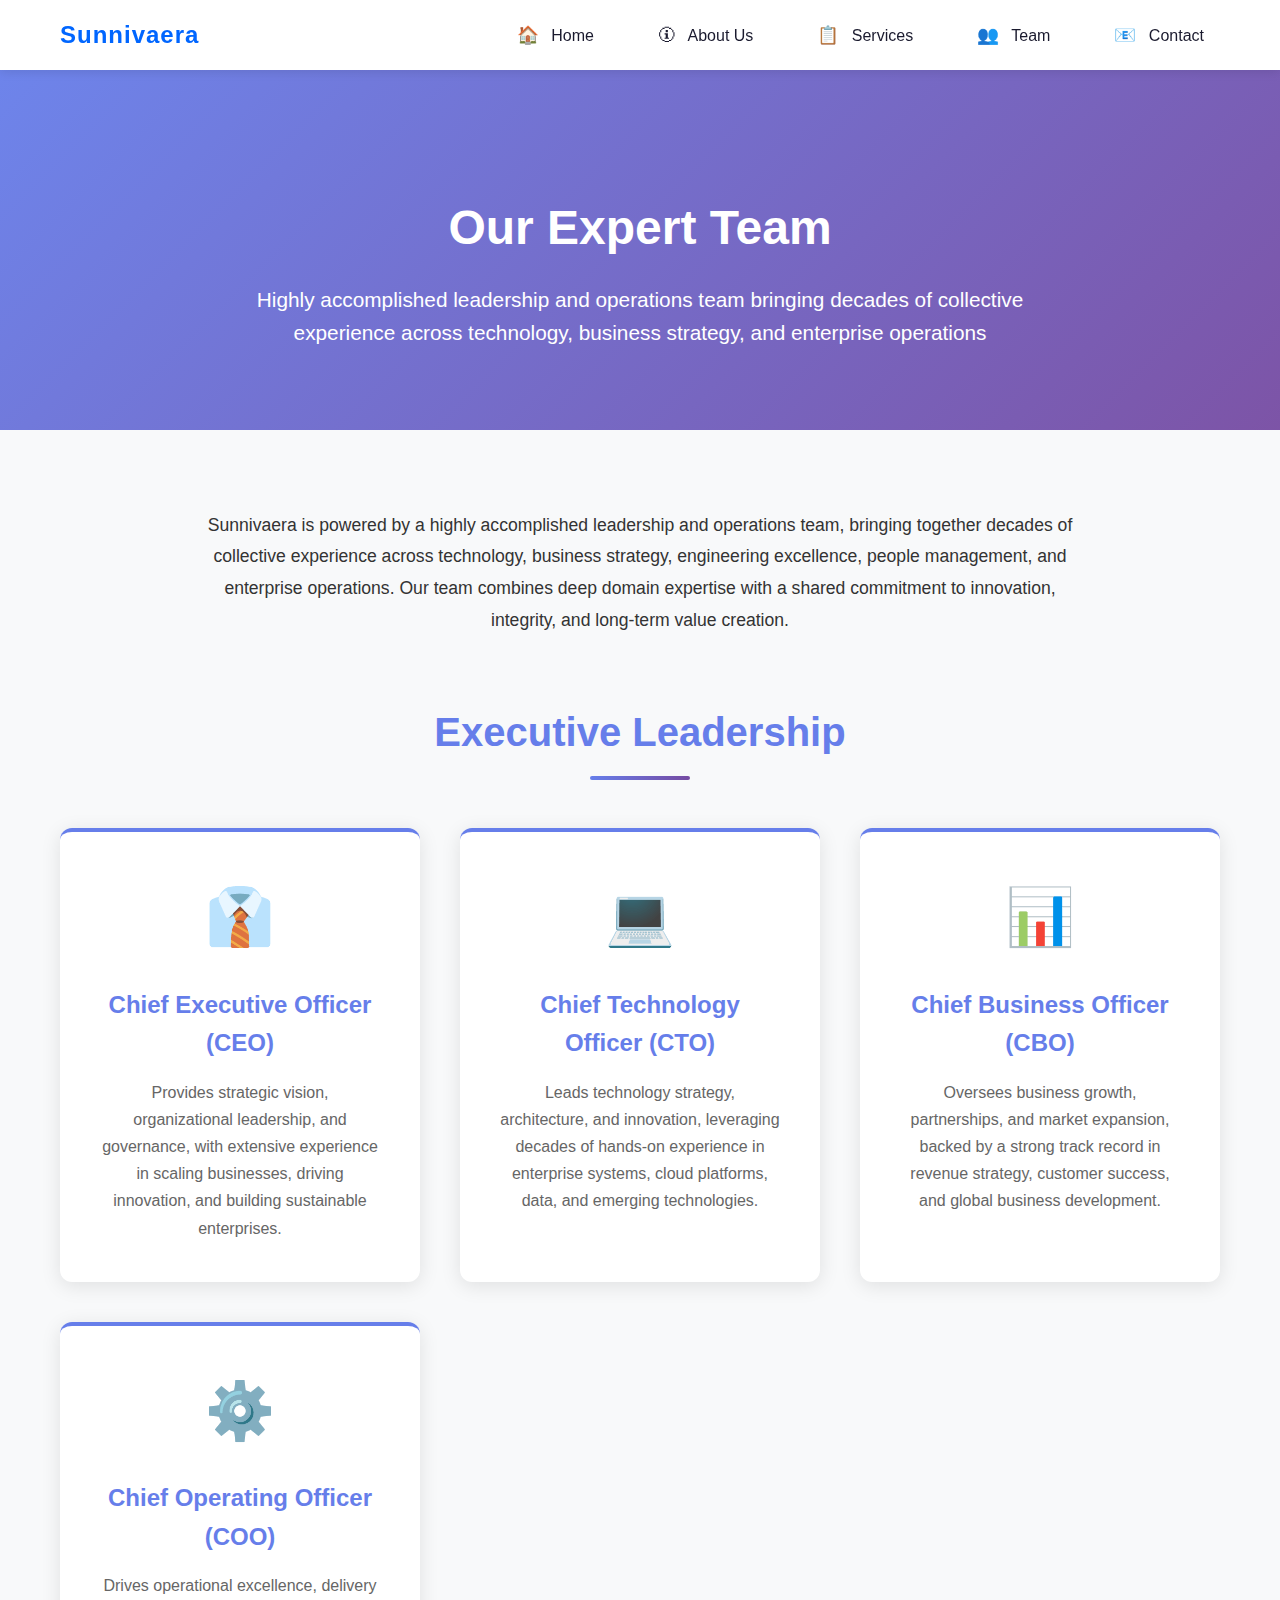
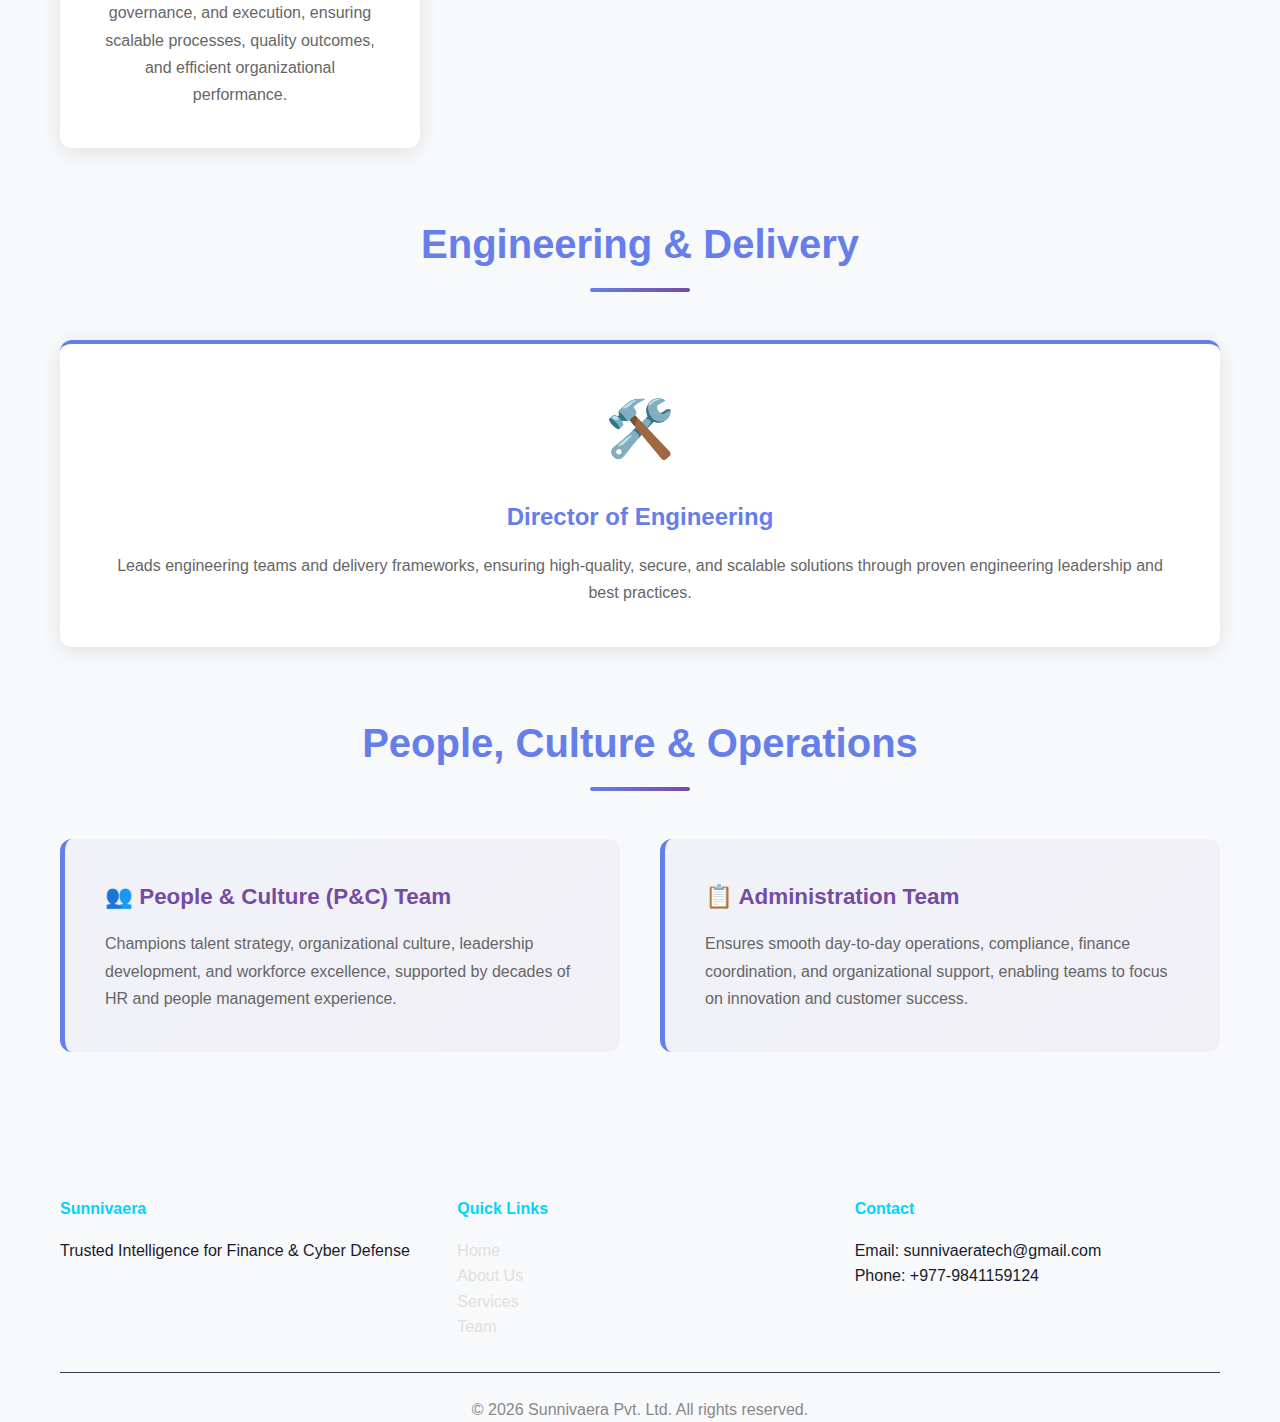
<file: team.html>
<!DOCTYPE html>
<html lang="en">
<head>
    <meta charset="UTF-8">
    <meta name="viewport" content="width=device-width, initial-scale=1.0">
    <title>Our Team - Sunnivaera</title>
    <link rel="stylesheet" href="styles.css">
    <style>
        .team-hero {
            background: linear-gradient(135deg, rgba(102, 126, 234, 0.95) 0%, rgba(118, 75, 162, 0.95) 100%);
            padding: 120px 0 80px;
            text-align: center;
            color: white;
        }
        .team-hero h1 {
            font-size: 3rem;
            margin-bottom: 1rem;
        }
        .team-hero p {
            font-size: 1.3rem;
            max-width: 800px;
            margin: 0 auto;
        }
        .team-section {
            padding: 80px 0;
        }
        .team-intro {
            max-width: 900px;
            margin: 0 auto 4rem;
            text-align: center;
        }
        .team-intro p {
            font-size: 1.1rem;
            line-height: 1.8;
            color: #333;
        }
        .team-category {
            margin-bottom: 4rem;
        }
        .team-category h2 {
            font-size: 2.5rem;
            color: #667eea;
            text-align: center;
            margin-bottom: 3rem;
            position: relative;
            padding-bottom: 1rem;
        }
        .team-category h2:after {
            content: '';
            position: absolute;
            bottom: 0;
            left: 50%;
            transform: translateX(-50%);
            width: 100px;
            height: 4px;
            background: linear-gradient(90deg, #667eea, #764ba2);
            border-radius: 2px;
        }
        .team-grid {
            display: grid;
            grid-template-columns: repeat(auto-fit, minmax(280px, 1fr));
            gap: 2.5rem;
        }
        .team-member {
            background: white;
            padding: 2.5rem;
            border-radius: 12px;
            box-shadow: 0 4px 20px rgba(0,0,0,0.1);
            transition: all 0.3s ease;
            border-top: 4px solid #667eea;
        }
        .team-member:hover {
            transform: translateY(-5px);
            box-shadow: 0 8px 30px rgba(102, 126, 234, 0.3);
        }
        .member-icon {
            font-size: 3.5rem;
            margin-bottom: 1.5rem;
            text-align: center;
        }
        .member-role {
            font-size: 1.5rem;
            font-weight: 600;
            color: #667eea;
            margin-bottom: 1rem;
            text-align: center;
        }
        .member-description {
            font-size: 1rem;
            line-height: 1.7;
            color: #666;
            text-align: center;
        }
        .operations-team {
            display: grid;
            grid-template-columns: repeat(auto-fit, minmax(350px, 1fr));
            gap: 2.5rem;
            margin-top: 2rem;
        }
        .ops-card {
            background: linear-gradient(135deg, rgba(102, 126, 234, 0.05) 0%, rgba(118, 75, 162, 0.05) 100%);
            padding: 2.5rem;
            border-radius: 12px;
            border-left: 5px solid #667eea;
        }
        .ops-card h3 {
            font-size: 1.4rem;
            color: #764ba2;
            margin-bottom: 1rem;
        }
        .ops-card p {
            font-size: 1rem;
            line-height: 1.7;
            color: #666;
        }
        @media (max-width: 768px) {
            .team-hero h1 {
                font-size: 2rem;
            }
            .team-hero p {
                font-size: 1.1rem;
            }
            .team-grid,
            .operations-team {
                grid-template-columns: 1fr;
            }
        }
    </style>
</head>
<body>
    <!-- Navigation -->
    <nav class="navbar">
        <div class="container">
            <div class="logo">Sunnivaera</div>
            <ul class="nav-links">
                <li><a href="index.html"><span class="nav-icon">&#127968;</span> Home</a></li>
                <li><a href="about.html"><span class="nav-icon">&#128712;</span> About Us</a></li>
                <li><a href="index.html#services"><span class="nav-icon">&#128203;</span> Services</a></li>
                <li><a href="team.html" class="active"><span class="nav-icon">&#128101;</span> Team</a></li>
                <li><a href="index.html#contact"><span class="nav-icon">&#128231;</span> Contact</a></li>
            </ul>
        </div>
    </nav>

    <!-- Hero Section -->
    <section class="team-hero">
        <div class="container">
            <h1>Our Expert Team</h1>
            <p>Highly accomplished leadership and operations team bringing decades of collective experience across technology, business strategy, and enterprise operations</p>
        </div>
    </section>

    <!-- Team Section -->
    <section class="team-section">
        <div class="container">
            <div class="team-intro">
                <p>Sunnivaera is powered by a highly accomplished leadership and operations team, bringing together decades of collective experience across technology, business strategy, engineering excellence, people management, and enterprise operations. Our team combines deep domain expertise with a shared commitment to innovation, integrity, and long-term value creation.</p>
            </div>

            <!-- Executive Leadership -->
            <div class="team-category">
                <h2>Executive Leadership</h2>
                <div class="team-grid">
                    <div class="team-member">
                        <div class="member-icon">👔</div>
                        <div class="member-role">Chief Executive Officer (CEO)</div>
                        <div class="member-description">
                            Provides strategic vision, organizational leadership, and governance, with extensive experience in scaling businesses, driving innovation, and building sustainable enterprises.
                        </div>
                    </div>
                    <div class="team-member">
                        <div class="member-icon">💻</div>
                        <div class="member-role">Chief Technology Officer (CTO)</div>
                        <div class="member-description">
                            Leads technology strategy, architecture, and innovation, leveraging decades of hands-on experience in enterprise systems, cloud platforms, data, and emerging technologies.
                        </div>
                    </div>
                    <div class="team-member">
                        <div class="member-icon">📊</div>
                        <div class="member-role">Chief Business Officer (CBO)</div>
                        <div class="member-description">
                            Oversees business growth, partnerships, and market expansion, backed by a strong track record in revenue strategy, customer success, and global business development.
                        </div>
                    </div>
                    <div class="team-member">
                        <div class="member-icon">⚙️</div>
                        <div class="member-role">Chief Operating Officer (COO)</div>
                        <div class="member-description">
                            Drives operational excellence, delivery governance, and execution, ensuring scalable processes, quality outcomes, and efficient organizational performance.
                        </div>
                    </div>
                </div>
            </div>

            <!-- Engineering & Delivery -->
            <div class="team-category">
                <h2>Engineering & Delivery</h2>
                <div class="team-grid">
                    <div class="team-member">
                        <div class="member-icon">🛠️</div>
                        <div class="member-role">Director of Engineering</div>
                        <div class="member-description">
                            Leads engineering teams and delivery frameworks, ensuring high-quality, secure, and scalable solutions through proven engineering leadership and best practices.
                        </div>
                    </div>
                </div>
            </div>

            <!-- People, Culture & Operations -->
            <div class="team-category">
                <h2>People, Culture & Operations</h2>
                <div class="operations-team">
                    <div class="ops-card">
                        <h3>👥 People & Culture (P&C) Team</h3>
                        <p>Champions talent strategy, organizational culture, leadership development, and workforce excellence, supported by decades of HR and people management experience.</p>
                    </div>
                    <div class="ops-card">
                        <h3>📋 Administration Team</h3>
                        <p>Ensures smooth day-to-day operations, compliance, finance coordination, and organizational support, enabling teams to focus on innovation and customer success.</p>
                    </div>
                </div>
            </div>
        </div>
    </section>

    <!-- Footer -->
    <footer>
        <div class="container">
            <div class="footer-content">
                <div class="footer-section">
                    <h4>Sunnivaera</h4>
                    <p>Trusted Intelligence for Finance & Cyber Defense</p>
                </div>
                <div class="footer-section">
                    <h4>Quick Links</h4>
                    <ul>
                        <li><a href="index.html">Home</a></li>
                        <li><a href="about.html">About Us</a></li>
                        <li><a href="index.html#services">Services</a></li>
                        <li><a href="team.html">Team</a></li>
                    </ul>
                </div>
                <div class="footer-section">
                    <h4>Contact</h4>
                    <p>Email: sunnivaeratech@gmail.com</p>
                    <p>Phone: +977-9841159124</p>
                </div>
            </div>
            <div class="footer-bottom">
                <p>&copy; 2026 Sunnivaera Pvt. Ltd. All rights reserved.</p>
            </div>
        </div>
    </footer>

    <script src="script.js"></script>
</body>
</html>
</file>
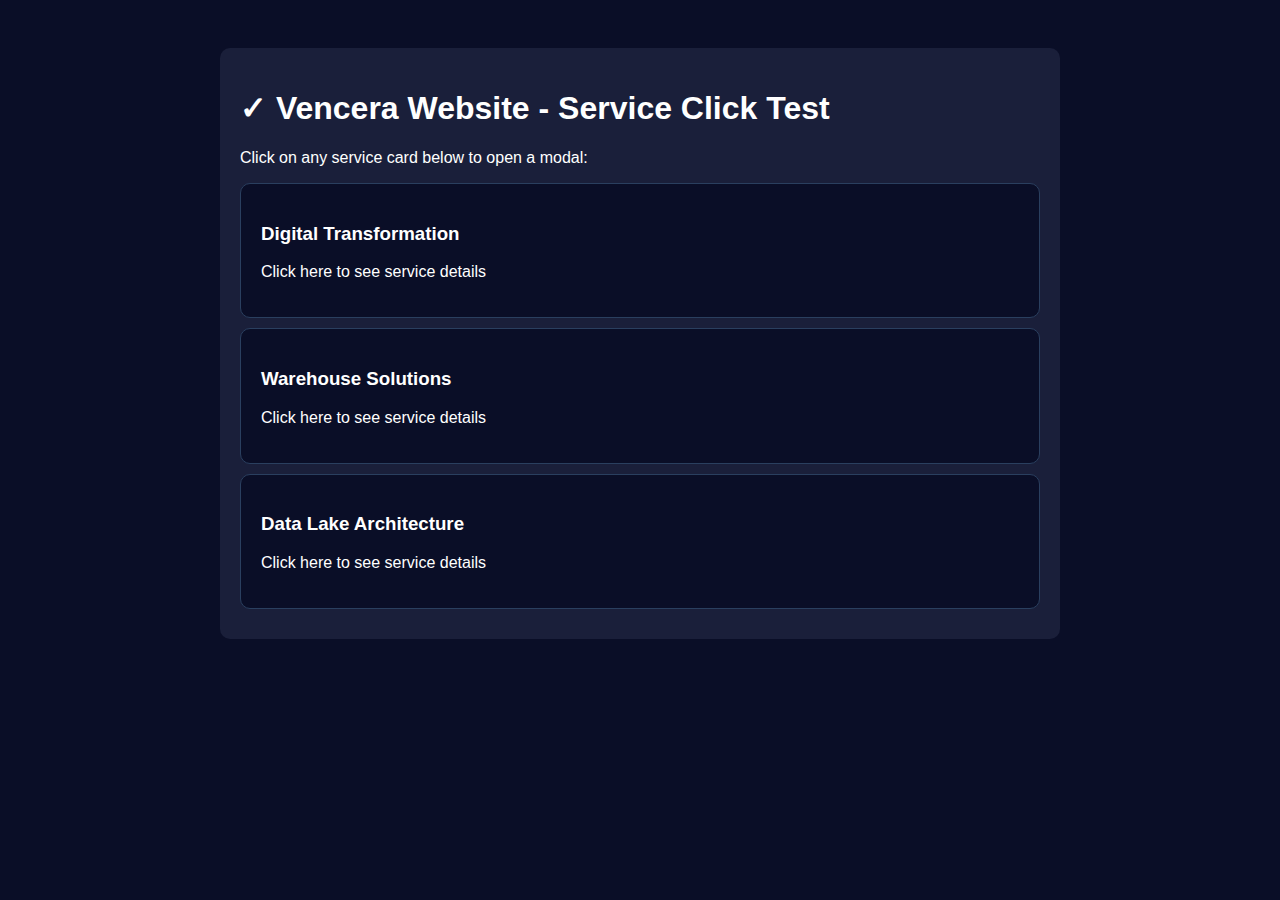
<file: test.html>
<!DOCTYPE html>
<html>
<head>
    <title>Vencera - Test Click</title>
    <style>
        body {
            background: #0a0e27;
            color: white;
            font-family: Arial;
            padding: 20px;
        }
        .test-section {
            max-width: 800px;
            margin: 20px auto;
            background: #1a1f3a;
            padding: 20px;
            border-radius: 10px;
        }
        .service-card {
            background: #0a0e27;
            padding: 20px;
            margin: 10px 0;
            border: 1px solid #2a3f5f;
            border-radius: 10px;
            cursor: pointer;
            transition: all 0.3s ease;
        }
        .service-card:hover {
            background: #1a1f3a;
            border-color: #00d4ff;
            transform: translateY(-5px);
        }
        .modal {
            display: none;
            position: fixed;
            z-index: 1000;
            left: 0;
            top: 0;
            width: 100%;
            height: 100%;
            background-color: rgba(0, 0, 0, 0.8);
        }
        .modal.show {
            display: flex;
            align-items: center;
            justify-content: center;
        }
        .modal-content {
            background: #1a1f3a;
            padding: 30px;
            border-radius: 10px;
            max-width: 500px;
            border: 2px solid #00d4ff;
        }
        .close {
            float: right;
            font-size: 2rem;
            cursor: pointer;
            color: white;
        }
        .close:hover {
            color: #ff6b6b;
        }
    </style>
</head>
<body>
    <div class="test-section">
        <h1>✓ Vencera Website - Service Click Test</h1>
        <p>Click on any service card below to open a modal:</p>
        
        <div class="service-card">
            <h3>Digital Transformation</h3>
            <p>Click here to see service details</p>
        </div>
        
        <div class="service-card">
            <h3>Warehouse Solutions</h3>
            <p>Click here to see service details</p>
        </div>
        
        <div class="service-card">
            <h3>Data Lake Architecture</h3>
            <p>Click here to see service details</p>
        </div>
    </div>

    <div id="serviceModal" class="modal">
        <div class="modal-content">
            <span class="close" onclick="closeModal()">&times;</span>
            <h2 id="modalTitle"></h2>
            <p id="modalMessage"></p>
            <button onclick="closeModal()" style="padding: 10px 20px; background: #00d4ff; color: white; border: none; border-radius: 5px; cursor: pointer;">Close</button>
        </div>
    </div>

    <script>
        // Get all service cards
        const serviceCards = document.querySelectorAll('.service-card');
        const modal = document.getElementById('serviceModal');

        // Add click event to each card
        serviceCards.forEach(card => {
            card.addEventListener('click', function() {
                const title = this.querySelector('h3').textContent;
                document.getElementById('modalTitle').textContent = title;
                document.getElementById('modalMessage').textContent = 'You clicked on: ' + title;
                modal.classList.add('show');
                console.log('Clicked on:', title);
            });
        });

        function closeModal() {
            modal.classList.remove('show');
        }

        // Test log
        console.log('Test page loaded. Found', serviceCards.length, 'service cards.');
    </script>
</body>
</html>
</file>
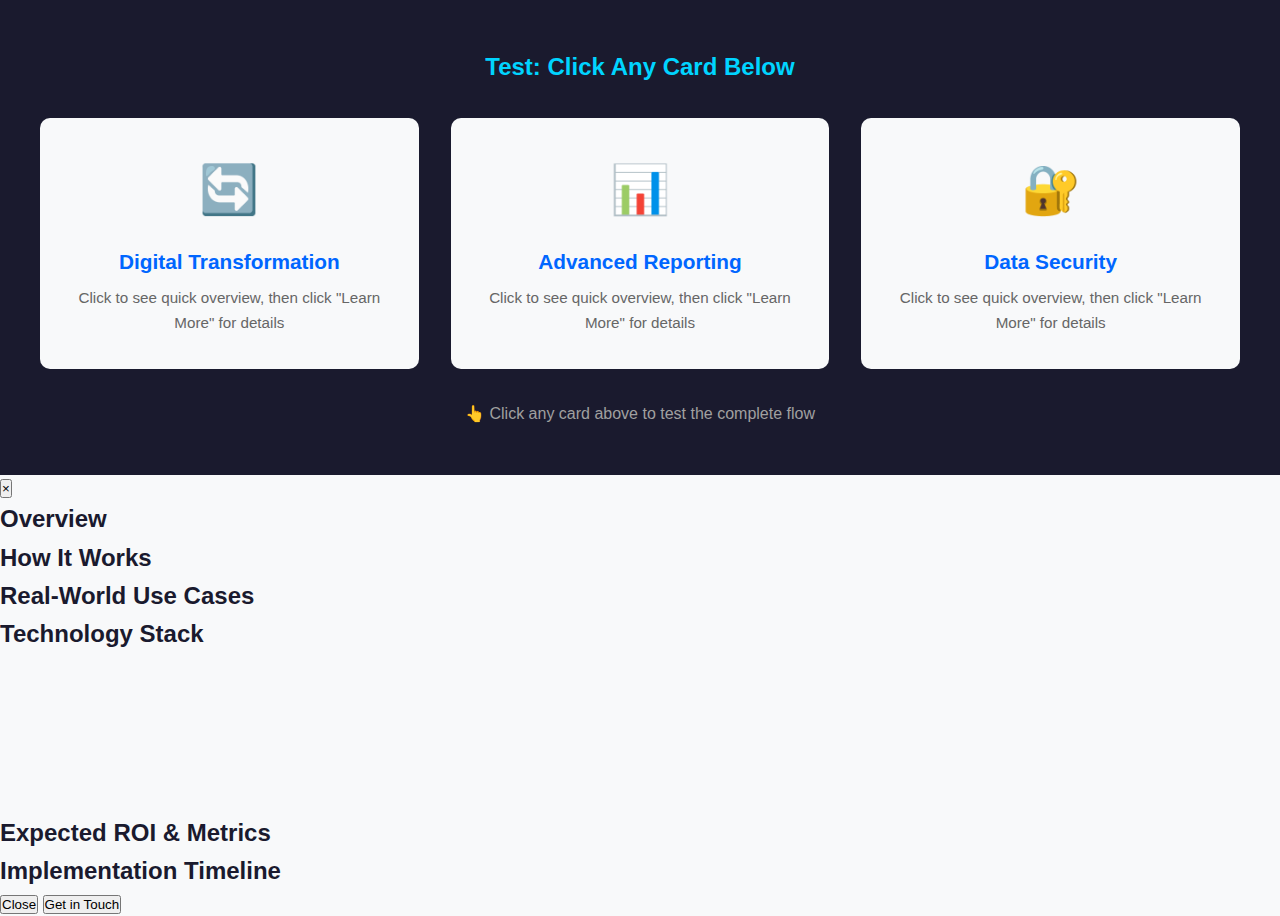
<file: TEST_LEARN_MORE.html>
<!DOCTYPE html>
<html lang="en">
<head>
    <meta charset="UTF-8">
    <meta name="viewport" content="width=device-width, initial-scale=1.0">
    <title>Learn More Feature Test</title>
    <link rel="stylesheet" href="styles.css">
</head>
<body>
    <!-- Test Section -->
    <section style="padding: 3rem 1rem; background: #1a1a2e; text-align: center;">
        <h2 style="color: #00d4ff; margin-bottom: 2rem;">Test: Click Any Card Below</h2>
        <div class="services-grid" style="display: grid; grid-template-columns: repeat(auto-fit, minmax(300px, 1fr)); gap: 2rem; max-width: 1200px; margin: 0 auto;">
            <div class="service-card" onclick="openServiceModal('Digital Transformation')" style="cursor: pointer;">
                <div class="service-icon">🔄</div>
                <h3>Digital Transformation</h3>
                <p>Click to see quick overview, then click "Learn More" for details</p>
            </div>
            <div class="service-card" onclick="openServiceModal('Advanced Reporting')" style="cursor: pointer;">
                <div class="service-icon">📊</div>
                <h3>Advanced Reporting</h3>
                <p>Click to see quick overview, then click "Learn More" for details</p>
            </div>
            <div class="service-card" onclick="openServiceModal('Data Security')" style="cursor: pointer;">
                <div class="service-icon">🔐</div>
                <h3>Data Security</h3>
                <p>Click to see quick overview, then click "Learn More" for details</p>
            </div>
        </div>
        <p style="color: #a0a0a0; margin-top: 2rem;">👆 Click any card above to test the complete flow</p>
    </section>

    <!-- Quick Modal -->
    <div id="serviceModal" class="modal">
        <div class="modal-content">
            <span class="close" onclick="closeServiceModal()">&times;</span>
            <div class="modal-header">
                <div class="modal-icon"></div>
                <h2 id="modalTitle"></h2>
            </div>
            <div class="modal-body">
                <p id="modalDescription"></p>
                <div class="modal-features">
                    <h3>Key Features</h3>
                    <ul id="modalFeatures"></ul>
                </div>
                <div class="modal-benefits">
                    <h3>Benefits</h3>
                    <ul id="modalBenefits"></ul>
                </div>
            </div>
            <div class="modal-footer">
                <button class="modal-btn-secondary" onclick="closeServiceModal()">Close</button>
                <button class="modal-btn-primary" onclick="openServiceDetails()">Learn More</button>
            </div>
        </div>
    </div>

    <!-- Detailed Modal -->
    <div id="serviceDetailsModal" class="details-modal">
        <div class="details-modal-content">
            <button class="details-close" onclick="closeServiceDetails()">&times;</button>
            <div class="details-container">
                <div class="details-header">
                    <div class="details-icon"></div>
                    <h1 id="detailsTitle"></h1>
                    <p id="detailsSubtitle" class="details-subtitle"></p>
                </div>
                
                <div class="details-body">
                    <!-- Overview Section -->
                    <section class="details-section">
                        <h2>Overview</h2>
                        <p id="detailsOverview"></p>
                    </section>
                    
                    <!-- How It Works -->
                    <section class="details-section">
                        <h2>How It Works</h2>
                        <div class="process-steps" id="detailsProcess"></div>
                    </section>
                    
                    <!-- Use Cases -->
                    <section class="details-section">
                        <h2>Real-World Use Cases</h2>
                        <div class="use-cases" id="detailsUseCases"></div>
                    </section>
                    
                    <!-- Technology Stack -->
                    <section class="details-section">
                        <h2>Technology Stack</h2>
                        <div class="tech-stack" id="detailsTechStack"></div>
                    </section>
                    
                    <!-- ROI & Metrics -->
                    <section class="details-section">
                        <h2>Expected ROI & Metrics</h2>
                        <div class="roi-metrics" id="detailsROI"></div>
                    </section>
                    
                    <!-- Implementation Timeline -->
                    <section class="details-section">
                        <h2>Implementation Timeline</h2>
                        <div class="timeline" id="detailsTimeline"></div>
                    </section>
                </div>
                
                <div class="details-footer">
                    <button class="details-btn-close" onclick="closeServiceDetails()">Close</button>
                    <button class="details-btn-contact" onclick="contactForService()">Get in Touch</button>
                </div>
            </div>
        </div>
    </div>

    <script src="script.js"></script>
    <script>
        console.log('✅ Test page loaded');
        console.log('✅ Service data loaded:', Object.keys(serviceData).length, 'services');
        console.log('✅ Detailed info loaded:', Object.keys(serviceDetailsData).length, 'detailed services');
    </script>
</body>
</html>
</file>
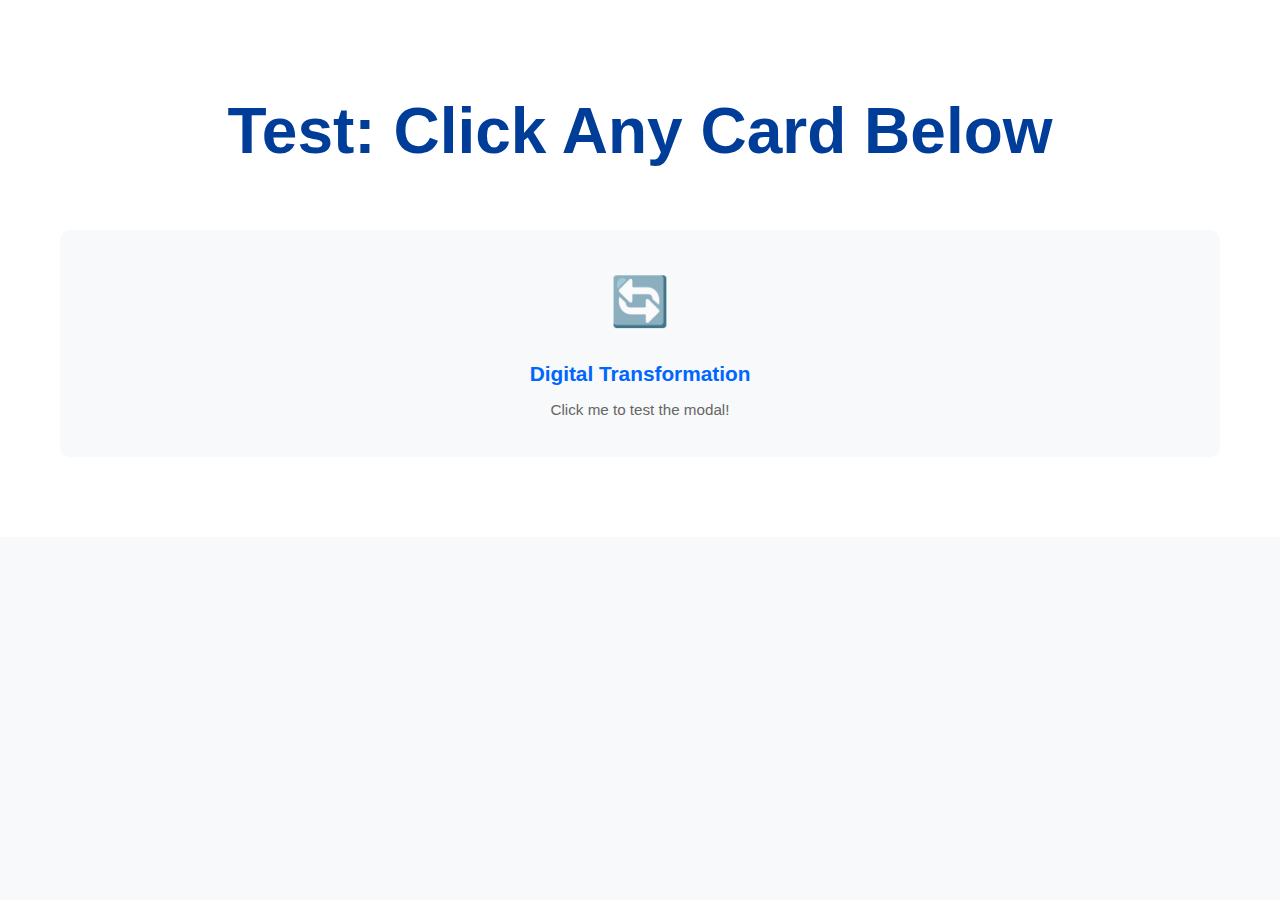
<file: VERIFY.html>
<!DOCTYPE html>
<html lang="en">
<head>
    <meta charset="UTF-8">
    <meta name="viewport" content="width=device-width, initial-scale=1.0">
    <title>Vencera - Click Test</title>
    <link rel="stylesheet" href="styles.css">
</head>
<body>
    <!-- Quick test of one service card -->
    <section id="services" class="services">
        <div class="container">
            <h2>Test: Click Any Card Below</h2>
            <div class="services-grid">
                <div class="service-card" onclick="openServiceModal('Digital Transformation')">
                    <div class="service-icon">🔄</div>
                    <h3>Digital Transformation</h3>
                    <p>Click me to test the modal!</p>
                </div>
            </div>
        </div>
    </section>

    <!-- Service Modal -->
    <div id="serviceModal" class="modal">
        <div class="modal-content">
            <span class="close" onclick="closeServiceModal()">&times;</span>
            <div class="modal-header">
                <div class="modal-icon"></div>
                <h2 id="modalTitle"></h2>
            </div>
            <div class="modal-body">
                <p id="modalDescription"></p>
                <div class="modal-features">
                    <h3>Key Features</h3>
                    <ul id="modalFeatures"></ul>
                </div>
                <div class="modal-benefits">
                    <h3>Benefits</h3>
                    <ul id="modalBenefits"></ul>
                </div>
            </div>
            <div class="modal-footer">
                <button class="modal-btn-secondary" onclick="closeServiceModal()">Close</button>
            </div>
        </div>
    </div>

    <!-- INLINE TEST SCRIPT -->
    <script>
        // Minimal test - should appear in console
        console.log('✅ TEST SCRIPT LOADED');
        
        // Copy only the essentials from script.js
        const serviceData = {
            'Digital Transformation': {
                icon: '🔄',
                description: 'Comprehensive digital transformation services that modernize your entire business infrastructure.',
                features: [
                    'Legacy system modernization',
                    'Cloud migration & optimization',
                    'Process automation with AI/ML',
                    'Custom enterprise solutions'
                ],
                benefits: [
                    'Reduce operational costs by 40%+',
                    'Accelerate time-to-market',
                    'Improve system reliability',
                    'Enhanced security & compliance'
                ]
            }
        };

        function openServiceModal(serviceName) {
            console.log('🔵 openServiceModal called with:', serviceName);
            const data = serviceData[serviceName];
            if (!data) {
                console.error('❌ Service data not found:', serviceName);
                return;
            }
            
            document.getElementById('modalTitle').textContent = serviceName;
            document.getElementById('modalDescription').textContent = data.description;
            document.querySelector('.modal-icon').textContent = data.icon;
            document.getElementById('modalFeatures').innerHTML = data.features.map(f => `<li>${f}</li>`).join('');
            document.getElementById('modalBenefits').innerHTML = data.benefits.map(b => `<li>${b}</li>`).join('');
            
            const modal = document.getElementById('serviceModal');
            modal.classList.add('show');
            document.body.style.overflow = 'hidden';
            console.log('✅ Modal displayed');
        }

        function closeServiceModal() {
            const modal = document.getElementById('serviceModal');
            modal.classList.remove('show');
            document.body.style.overflow = 'auto';
            console.log('✅ Modal closed');
        }

        console.log('✅ FUNCTIONS REGISTERED - Ready to click!');
    </script>

    <script src="script.js"></script>
</body>
</html>
</file>
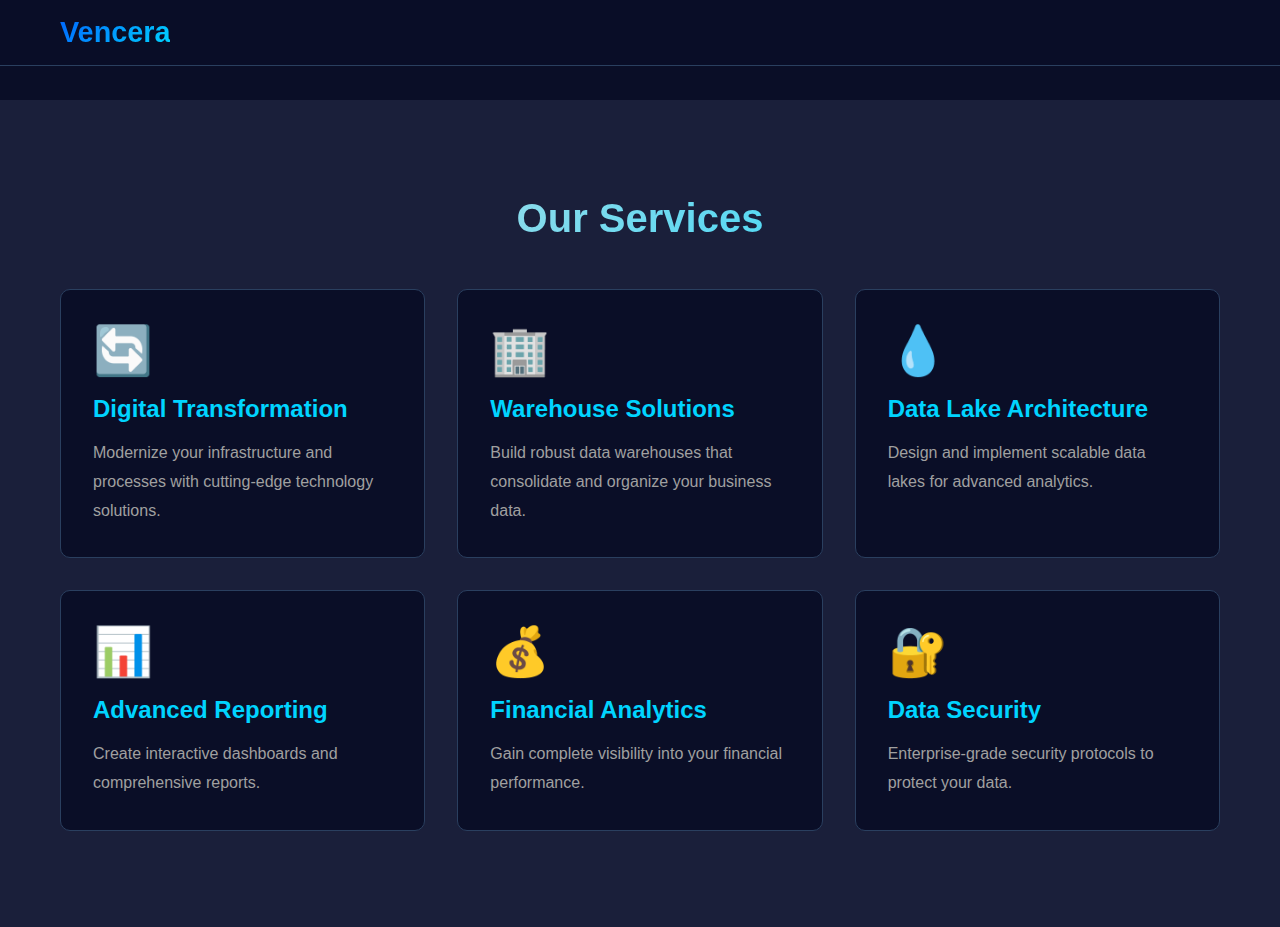
<file: WORKING_TEST.html>
<!DOCTYPE html>
<html>
<head>
    <meta charset="UTF-8">
    <title>Vencera - Test Version</title>
    <style>
        * {
            margin: 0;
            padding: 0;
            box-sizing: border-box;
        }
        
        body {
            font-family: 'Segoe UI', Tahoma, Geneva, Verdana, sans-serif;
            background: #0a0e27;
            color: #e0e0e0;
        }
        
        .container {
            max-width: 1200px;
            margin: 0 auto;
            padding: 0 20px;
        }
        
        .navbar {
            position: fixed;
            top: 0;
            width: 100%;
            background: rgba(10, 14, 39, 0.95);
            padding: 1rem 0;
            z-index: 1000;
            border-bottom: 1px solid #2a3f5f;
        }
        
        .navbar .container {
            display: flex;
            justify-content: space-between;
            align-items: center;
        }
        
        .logo {
            font-size: 1.8rem;
            font-weight: bold;
            background: linear-gradient(135deg, #0066ff, #00d4ff);
            -webkit-background-clip: text;
            -webkit-text-fill-color: transparent;
            background-clip: text;
        }
        
        .services {
            margin-top: 100px;
            padding: 6rem 0;
            background-color: #1a1f3a;
        }
        
        .services h2 {
            font-size: 2.5rem;
            margin-bottom: 3rem;
            text-align: center;
            background: linear-gradient(135deg, #e0e0e0 0%, #00d4ff 100%);
            -webkit-background-clip: text;
            -webkit-text-fill-color: transparent;
            background-clip: text;
        }
        
        .services-grid {
            display: grid;
            grid-template-columns: repeat(auto-fit, minmax(300px, 1fr));
            gap: 2rem;
        }
        
        .service-card {
            background: #0a0e27;
            padding: 2rem;
            border-radius: 10px;
            border: 1px solid #2a3f5f;
            transition: all 0.3s ease;
            cursor: pointer;
        }
        
        .service-card:hover {
            transform: translateY(-5px);
            border-color: #00d4ff;
            box-shadow: 0 10px 30px rgba(0, 212, 255, 0.2);
        }
        
        .service-icon {
            font-size: 3rem;
            margin-bottom: 1rem;
        }
        
        .service-card h3 {
            font-size: 1.5rem;
            margin-bottom: 1rem;
            color: #00d4ff;
        }
        
        .service-card p {
            color: #a0a0a0;
            line-height: 1.8;
        }
        
        /* MODAL STYLES */
        .modal {
            display: none;
            position: fixed;
            z-index: 2000;
            left: 0;
            top: 0;
            width: 100%;
            height: 100%;
            background-color: rgba(0, 0, 0, 0.8);
            backdrop-filter: blur(5px);
        }
        
        .modal.show {
            display: flex !important;
            align-items: center;
            justify-content: center;
        }
        
        .modal-content {
            background: linear-gradient(135deg, #1a1f3a 0%, #0a0e27 100%);
            padding: 0;
            border-radius: 15px;
            width: 90%;
            max-width: 600px;
            border: 2px solid #2a3f5f;
            box-shadow: 0 20px 60px rgba(0, 102, 255, 0.3);
            overflow: hidden;
        }
        
        .modal-header {
            background: linear-gradient(135deg, #0066ff, #00d4ff);
            padding: 2rem;
            text-align: center;
            position: relative;
            overflow: hidden;
        }
        
        .modal-icon {
            font-size: 4rem;
            margin-bottom: 1rem;
        }
        
        .modal-header h2 {
            color: white;
            font-size: 2rem;
            margin: 0;
        }
        
        .modal-body {
            padding: 2rem;
            max-height: 400px;
            overflow-y: auto;
            color: #e0e0e0;
        }
        
        .modal-body p {
            line-height: 1.8;
            margin-bottom: 1rem;
            color: #b0b0b0;
        }
        
        .modal-features, .modal-benefits {
            margin-bottom: 2rem;
        }
        
        .modal-features h3, .modal-benefits h3 {
            color: #00d4ff;
            margin-bottom: 1rem;
            font-size: 1.2rem;
        }
        
        .modal-features ul, .modal-benefits ul {
            list-style: none;
            padding: 0;
        }
        
        .modal-features li, .modal-benefits li {
            padding: 0.6rem 0;
            padding-left: 1.5rem;
            position: relative;
            color: #a0a0a0;
            line-height: 1.6;
        }
        
        .modal-features li::before, .modal-benefits li::before {
            content: '▸';
            position: absolute;
            left: 0;
            color: #0066ff;
            font-weight: bold;
        }
        
        .modal-footer {
            padding: 1.5rem 2rem;
            background-color: #0a0e27;
            border-top: 1px solid #2a3f5f;
            display: flex;
            gap: 1rem;
            justify-content: flex-end;
        }
        
        .modal-btn-primary, .modal-btn-secondary {
            padding: 0.8rem 1.5rem;
            border-radius: 5px;
            border: none;
            font-size: 1rem;
            font-weight: 600;
            cursor: pointer;
            transition: all 0.3s ease;
        }
        
        .modal-btn-primary {
            background: linear-gradient(135deg, #0066ff, #00d4ff);
            color: white;
            flex: 1;
        }
        
        .modal-btn-primary:hover {
            transform: translateY(-2px);
            box-shadow: 0 8px 20px rgba(0, 102, 255, 0.4);
        }
        
        .modal-btn-secondary {
            background: #1a1f3a;
            color: #e0e0e0;
            border: 1px solid #2a3f5f;
        }
        
        .modal-btn-secondary:hover {
            border-color: #00d4ff;
            color: #00d4ff;
        }
        
        .close {
            position: absolute;
            right: 1.5rem;
            top: 1rem;
            font-size: 2rem;
            font-weight: bold;
            color: white;
            cursor: pointer;
            transition: all 0.3s ease;
            z-index: 10;
        }
        
        .close:hover {
            color: #ff6b6b;
            transform: rotate(90deg);
        }
    </style>
</head>
<body>
    <!-- Navigation -->
    <nav class="navbar">
        <div class="container">
            <div class="logo">Vencera</div>
        </div>
    </nav>

    <!-- Services Section -->
    <section class="services" id="services">
        <div class="container">
            <h2>Our Services</h2>
            <div class="services-grid">
                <div class="service-card" onclick="testOpenModal('Digital Transformation', '🔄')">
                    <div class="service-icon">🔄</div>
                    <h3>Digital Transformation</h3>
                    <p>Modernize your infrastructure and processes with cutting-edge technology solutions.</p>
                </div>
                <div class="service-card" onclick="testOpenModal('Warehouse Solutions', '🏢')">
                    <div class="service-icon">🏢</div>
                    <h3>Warehouse Solutions</h3>
                    <p>Build robust data warehouses that consolidate and organize your business data.</p>
                </div>
                <div class="service-card" onclick="testOpenModal('Data Lake Architecture', '💧')">
                    <div class="service-icon">💧</div>
                    <h3>Data Lake Architecture</h3>
                    <p>Design and implement scalable data lakes for advanced analytics.</p>
                </div>
                <div class="service-card" onclick="testOpenModal('Advanced Reporting', '📊')">
                    <div class="service-icon">📊</div>
                    <h3>Advanced Reporting</h3>
                    <p>Create interactive dashboards and comprehensive reports.</p>
                </div>
                <div class="service-card" onclick="testOpenModal('Financial Analytics', '💰')">
                    <div class="service-icon">💰</div>
                    <h3>Financial Analytics</h3>
                    <p>Gain complete visibility into your financial performance.</p>
                </div>
                <div class="service-card" onclick="testOpenModal('Data Security', '🔐')">
                    <div class="service-icon">🔐</div>
                    <h3>Data Security</h3>
                    <p>Enterprise-grade security protocols to protect your data.</p>
                </div>
            </div>
        </div>
    </section>

    <!-- Service Modal -->
    <div id="serviceModal" class="modal">
        <div class="modal-content">
            <span class="close" onclick="testCloseModal()">&times;</span>
            <div class="modal-header">
                <div class="modal-icon" id="modalIcon"></div>
                <h2 id="modalTitle"></h2>
            </div>
            <div class="modal-body">
                <p id="modalDescription"></p>
            </div>
            <div class="modal-footer">
                <button class="modal-btn-secondary" onclick="testCloseModal()">Close</button>
                <button class="modal-btn-primary">Learn More</button>
            </div>
        </div>
    </div>

    <script>
        console.log('=== VENCERA TEST PAGE ===');
        console.log('Document loaded');
        
        function testOpenModal(title, icon) {
            console.log('✅ CLICK DETECTED!');
            console.log('Service:', title);
            console.log('Icon:', icon);
            
            // Get modal element
            const modal = document.getElementById('serviceModal');
            console.log('Modal element found:', !!modal);
            
            if (!modal) {
                console.error('ERROR: Modal element not found!');
                return;
            }
            
            // Set content
            document.getElementById('modalIcon').textContent = icon;
            document.getElementById('modalTitle').textContent = title;
            document.getElementById('modalDescription').textContent = `You clicked on: ${title}`;
            
            // Show modal
            modal.classList.add('show');
            console.log('✅ Modal class "show" added');
            console.log('Modal display:', window.getComputedStyle(modal).display);
        }
        
        function testCloseModal() {
            console.log('Closing modal...');
            const modal = document.getElementById('serviceModal');
            modal.classList.remove('show');
            console.log('✅ Modal closed');
        }
        
        // Test that modals exist
        window.addEventListener('load', function() {
            console.log('\n=== PAGE LOAD CHECK ===');
            console.log('Service cards found:', document.querySelectorAll('.service-card').length);
            console.log('Modal element found:', !!document.getElementById('serviceModal'));
            console.log('✅ Page ready to test!');
            console.log('\nTRY: Click any service card');
        });
    </script>
</body>
</html>
</file>
<file: styles.css>
/* ==================== Global Styles ==================== */
:root {
    --primary-color: #0066ff;
    --secondary-color: #00d4ff;
    --accent-color: #ff6b6b;
    --light-bg: #f8f9fa;
    --dark-bg: #1a1a2e;
    --card-bg: #2a2a3e;
    --text-light: #e0e0e0;
    --text-dark: #1a1a2e;
    --border-color: #3a3a4e;
}

* {
    margin: 0;
    padding: 0;
    box-sizing: border-box;
}

html {
    scroll-behavior: smooth;
}

body {
    font-family: 'Segoe UI', Tahoma, Geneva, Verdana, sans-serif;
    color: var(--text-dark);
    background-color: var(--light-bg);
    line-height: 1.6;
}

.container {
    max-width: 1200px;
    margin: 0 auto;
    padding: 0 20px;
}

/* ==================== Navigation ==================== */
.navbar {
    background: white;
    box-shadow: 0 2px 10px rgba(0, 0, 0, 0.1);
    position: sticky;
    top: 0;
    z-index: 100;
}

.navbar .container {
    display: flex;
    justify-content: space-between;
    align-items: center;
    padding: 1rem 20px;
}

.logo {
    font-size: 1.5rem;
    font-weight: bold;
    color: var(--primary-color);
    letter-spacing: 1px;
}

.nav-links {
    display: flex;
    list-style: none;
    gap: 2rem;
}

.nav-links a { text-decoration: none; color: var(--text-dark); font-weight: 500; transition: all 0.3s ease; padding: 0.5rem 1rem; border-bottom: 3px solid transparent; }

.nav-links a:hover { color: var(--primary-color); border-bottom: 3px solid var(--primary-color); }

.nav-icon {
    margin-right: 0.5rem;
    font-size: 1.1rem;
}

/* ==================== Hero Section ==================== */
.hero {
    background: linear-gradient(135deg, var(--dark-bg) 0%, var(--card-bg) 100%);
    color: white;
    padding: 100px 20px;
    text-align: center;
    min-height: 600px;
    display: flex;
    align-items: center;
    justify-content: center;
}

.hero-content {
    max-width: 700px;
    animation: fadeInUp 0.8s ease;
}

.hero h1 {
    font-size: 3rem;
    margin-bottom: 1rem;
    background: linear-gradient(135deg, #00d4ff, #0066ff);
    -webkit-background-clip: text;
    -webkit-text-fill-color: transparent;
    background-clip: text;
}

.hero p {
    font-size: 1.2rem;
    margin-bottom: 2rem;
    color: #ccc;
}

.cta-button {
    background: var(--primary-color);
    color: white;
    padding: 12px 30px;
    border: none;
    border-radius: 5px;
    font-size: 1rem;
    cursor: pointer;
    transition: all 0.3s ease;
    box-shadow: 0 5px 15px rgba(0, 102, 255, 0.3);
}

.cta-button:hover {
    background: var(--secondary-color);
    transform: translateY(-3px);
    box-shadow: 0 8px 20px rgba(0, 212, 255, 0.4);
}

/* ==================== Services Section ==================== */
.services {
    padding: 80px 20px;
    background: white;
}

.services h2, .domains h2, .tech-stack h2, .why-us h2 { font-size: 4rem; text-align: center; margin-bottom: 3rem; color: #003d99;
}

.product-category {
    margin-bottom: 4rem;
}

.category-title {
    font-size: 2rem;
    color: #667eea;
    text-align: center;
    margin-top: 3rem;
    margin-bottom: 1rem;
}

.category-subtitle {
    font-size: 1.2rem;
    color: #666;
    text-align: center;
    margin-bottom: 2rem;
    font-style: italic;
}

.services-grid,
.domains-grid,
.tech-grid {
    display: grid;
    grid-template-columns: repeat(auto-fit, minmax(300px, 1fr));
    gap: 2rem;
}

.service-card,
.domain-card {
    background: var(--light-bg);
    padding: 2rem;
    border-radius: 10px;
    text-align: center;
    transition: all 0.3s ease;
    cursor: pointer;
    border: 2px solid transparent;
}

.service-card:hover,
.domain-card:hover {
    transform: translateY(-5px);
    box-shadow: 0 10px 30px rgba(0, 102, 255, 0.2);
    border-color: var(--primary-color);
}

.service-icon,
.domain-icon {
    font-size: 3rem;
    margin-bottom: 1rem;
}

.service-card h3,
.domain-card h3 {
    font-size: 1.3rem;
    margin-bottom: 0.5rem;
    color: var(--primary-color);
}

.service-card p,
.domain-card p {
    color: #666;
    font-size: 0.95rem;
}

/* ==================== Tech Stack Section ==================== */
.tech-stack {
    padding: 80px 20px;
    background: var(--light-bg);
}

.tech-grid {
    display: grid;
    grid-template-columns: repeat(auto-fit, minmax(250px, 1fr));
    gap: 2rem;
}

.tech-item {
    background: white;
    padding: 2rem;
    border-radius: 10px;
    border-left: 5px solid var(--primary-color);
    box-shadow: 0 5px 15px rgba(0, 0, 0, 0.08);
    transition: all 0.3s ease;
}

.tech-item:hover {
    transform: translateY(-3px);
    box-shadow: 0 8px 25px rgba(0, 102, 255, 0.2);
}

.tech-item h4 {
    color: var(--primary-color);
    margin-bottom: 0.5rem;
    font-size: 1.1rem;
}

.tech-item p {
    color: #666;
    font-size: 0.9rem;
}

/* ==================== Domains Section ==================== */
.domains {
    padding: 80px 20px;
    background: white;
}

/* ==================== Why Us Section ==================== */
.why-us {
    padding: 80px 20px;
    background: var(--light-bg);
}

.features-grid {
    display: grid;
    grid-template-columns: repeat(auto-fit, minmax(280px, 1fr));
    gap: 2rem;
}

.feature {
    background: white;
    padding: 2rem;
    border-radius: 10px;
    text-align: center;
    box-shadow: 0 5px 15px rgba(0, 0, 0, 0.08);
    transition: all 0.3s ease;
}

.feature:hover {
    transform: translateY(-5px);
    box-shadow: 0 8px 25px rgba(0, 102, 255, 0.15);
}

.feature-icon {
    font-size: 4rem;
    color: var(--primary-color);
    margin-bottom: 1rem;
}

.feature h3 {
    color: var(--text-dark);
    margin-bottom: 0.5rem;
}

.feature p {
    color: #666;
    font-size: 0.95rem;
}

/* ==================== Contact Section ==================== */
.contact {
    padding: 80px 20px;
    background: white;
}

.contact-form {
    max-width: 600px;
    margin: 2rem auto;
    display: flex;
    flex-direction: column;
    gap: 1rem;
}

.contact-form input,
.contact-form textarea {
    padding: 12px;
    border: 2px solid var(--border-color);
    border-radius: 5px;
    font-family: inherit;
    font-size: 1rem;
    transition: all 0.3s ease;
}

.contact-form input:focus,
.contact-form textarea:focus {
    outline: none;
    border-color: var(--primary-color);
    box-shadow: 0 0 10px rgba(0, 102, 255, 0.2);
}

.submit-btn {
    background: var(--primary-color);
    color: white;
    padding: 12px 30px;
    border: none;
    border-radius: 5px;
    font-size: 1rem;
    cursor: pointer;
    transition: all 0.3s ease;
    font-weight: 600;
}

.submit-btn:hover {
    background: var(--secondary-color);
    transform: translateY(-2px);
    box-shadow: 0 5px 15px rgba(0, 212, 255, 0.3);
}

/* ==================== Footer ==================== */
.footer {
    background: var(--dark-bg);
    color: var(--text-light);
    padding: 3rem 20px 1rem;
}

.footer-content {
    display: grid;
    grid-template-columns: repeat(auto-fit, minmax(250px, 1fr));
    gap: 2rem;
    margin-bottom: 2rem;
}

.footer-section h4 {
    color: var(--secondary-color);
    margin-bottom: 1rem;
}

.footer-section ul {
    list-style: none;
}

.footer-section a {
    color: var(--text-light);
    text-decoration: none;
    transition: color 0.3s ease;
}

.footer-section a:hover {
    color: var(--secondary-color);
}

.footer-bottom {
    border-top: 1px solid var(--border-color);
    padding-top: 1.5rem;
    text-align: center;
    color: #888;
}

/* ==================== Modal ==================== */
.modal {
    display: none;
    position: fixed;
    z-index: 200;
    left: 0;
    top: 0;
    width: 100%;
    height: 100%;
    background-color: rgba(0, 0, 0, 0.7);
    animation: fadeInModal 0.3s ease;
}

.modal.show {
    display: flex;
    align-items: center;
    justify-content: center;
}

.modal-content {
    background: white;
    padding: 2rem;
    border-radius: 10px;
    max-width: 600px;
    width: 90%;
    position: relative;
    animation: slideInModal 0.3s ease;
    box-shadow: 0 10px 50px rgba(0, 0, 0, 0.3);
}

.close {
    position: absolute;
    right: 1.5rem;
    top: 1rem;
    font-size: 2rem;
    cursor: pointer;
    color: #666;
    transition: color 0.3s ease;
}

.close:hover {
    color: var(--primary-color);
}

.modal-header {
    text-align: center;
    margin-bottom: 1.5rem;
}

.modal-header .icon {
    font-size: 3rem;
    margin-bottom: 0.5rem;
}

.modal-header h3 {
    color: var(--primary-color);
    font-size: 1.5rem;
}

.modal-body p {
    color: #666;
    margin-bottom: 1rem;
    line-height: 1.8;
}

.modal-features {
    background: var(--light-bg);
    padding: 1.5rem;
    border-radius: 5px;
    margin: 1rem 0;
}

.modal-features h4 {
    color: var(--primary-color);
    margin-bottom: 1rem;
}

.modal-features ul {
    list-style: none;
    padding-left: 0;
}

.modal-features li {
    padding: 0.5rem 0;
    color: #666;
    border-bottom: 1px solid #ddd;
}

.modal-features li:last-child {
    border-bottom: none;
}

.modal-features li:before {
    content: "✓ ";
    color: var(--primary-color);
    font-weight: bold;
    margin-right: 0.5rem;
}

/* ==================== Carousel ==================== */
.carousel-section {
    background: #f8f9fa;
    padding: 0;
    width: 100vw;
    height: 100vh;
    margin-left: calc(-50vw + 50%);
    display: flex;
    align-items: center;
    justify-content: center;
}

.carousel-container {
    max-width: 100%;
    width: 100%;
    height: 100%;
    padding: 0;
    position: relative;
    display: flex;
    flex-direction: column;
    align-items: center;
    justify-content: center;
}

.carousel {
    position: relative;
    width: 100%;
    height: 100%;
    border-radius: 0;
    overflow: hidden;
    box-shadow: none;
}

.carousel-slide {
    display: none;
    width: 100%;
    height: 100%;
    position: absolute;
    top: 0;
    left: 0;
    animation: fadeEffect 1s ease-in-out;
    justify-content: center;
    align-items: center;
    background-size: cover;
    background-position: center;
    background-attachment: fixed;
}

.carousel-slide.fade {
    display: flex !important;
}
}

.slide-content {
    text-align: center;
    color: white;
    padding: 2rem;
    display: flex;
    flex-direction: column;
    align-items: center;
    justify-content: center;
}

.slide-content .slide-icon {
    font-size: 10rem;
    margin-bottom: 2rem;
    display: block;
    text-shadow: 2px 2px 8px rgba(0, 0, 0, 0.3);
}

.slide-content .slide-image {
    width: 300px;
    height: 300px;
    object-fit: cover;
    border-radius: 20px;
    margin-bottom: 2rem;
    box-shadow: 0 10px 30px rgba(0, 0, 0, 0.3);
}

.slide-content h1,
.slide-content h3 {
    font-size: 4rem;
    margin-bottom: 1.5rem;
    font-weight: 800;
    text-shadow: 2px 2px 4px rgba(0, 0, 0, 0.2);
    line-height: 1.2;
    color: white !important;
}

.slide-content p {
    font-size: 1.3rem;
    max-width: 800px;
    margin: 0 auto 2rem;
    opacity: 0.95;
    line-height: 1.6;
    color: white !important;
}

/* Hero Slide Styling */
.hero-slide {
    display: flex;
    flex-direction: column;
    align-items: center;
    justify-content: center;
}

.hero-slide h1 {
    font-size: 4rem;
    margin-bottom: 1.5rem;
    font-weight: 800;
    text-shadow: 2px 2px 4px rgba(0, 0, 0, 0.2);
}

.hero-slide p {
    font-size: 1.3rem;
    max-width: 800px;
    margin-bottom: 2rem;
    opacity: 0.95; line-height: 1.6; }

.hero-slide .cta-button {
    margin-top: 1rem;
}

@keyframes fadeEffect {
    from {
        opacity: 0;
    }
    to {
        opacity: 1;
    }
}

/* Carousel Controls */
.carousel-controls {
    position: absolute;
    top: 50%;
    width: 100%;
    display: flex;
    justify-content: space-between;
    padding: 0 20px;
    transform: translateY(-50%);
    pointer-events: none;
}

.carousel-btn {
    background: rgba(255, 255, 255, 0.7);
    border: none;
    color: #333;
    font-size: 1.5rem;
    padding: 10px 15px;
    cursor: pointer;
    border-radius: 50%;
    transition: all 0.3s ease;
    pointer-events: all;
    width: 50px;
    height: 50px;
    display: flex;
    align-items: center;
    justify-content: center;
}

.carousel-btn:hover {
    background: rgba(255, 255, 255, 1);
    transform: scale(1.1);
}

/* Carousel Indicators */
.carousel-indicators {
    display: flex;
    justify-content: center;
    gap: 10px;
    margin-top: 1.5rem;
}

.indicator {
    width: 12px;
    height: 12px;
    border-radius: 50%;
    background: #ccc;
    cursor: pointer;
    transition: all 0.3s ease;
}

.indicator.active {
    background: var(--primary-color);
    width: 30px;
    border-radius: 6px;
}

/* Mobile Responsive */
@media (max-width: 768px) {
    .carousel {
        height: 300px;
    }

    .slide-content h1, .slide-content h3 {
        font-size: 1.8rem;
    }

    .slide-content .slide-icon {
        font-size: 3rem;
    }

    .slide-content p {
        font-size: 0.95rem;
    }

    .carousel-btn {
        width: 40px;
        height: 40px;
        font-size: 1.2rem;
    }
}
@keyframes fadeInModal {
    from {
        opacity: 0;
    }
    to {
        opacity: 1;
    }
}

@keyframes slideInModal {
    from {
        transform: translateY(-50px);
        opacity: 0;
    }
    to {
        transform: translateY(0);
        opacity: 1;
    }
}

/* ==================== Success Modal ==================== */
.success-content .modal-header .icon {
    font-size: 4rem;
    color: #22c55e;
    background: #f0fdf4;
    width: 100px;
    height: 100px;
    border-radius: 50%;
    display: flex;
    align-items: center;
    justify-content: center;
    margin: 0 auto 1rem;
}

.success-content .modal-header h3 {
    color: #22c55e;
    font-size: 1.8rem;
}

.success-content .modal-body {
    text-align: center;
}

.success-content .modal-body p {
    color: #666;
    font-size: 1rem;
    margin-bottom: 1rem;
}

@keyframes fadeInUp {
    from {
        opacity: 0;
        transform: translateY(30px);
    }
    to {
        opacity: 1;
        transform: translateY(0);
    }
}

/* ==================== Responsive Design ==================== */
@media (max-width: 768px) {
    .nav-links {
        gap: 1rem;
        font-size: 0.9rem;
    }

    .hero h1 {
        font-size: 2rem;
    }

    .hero p {
        font-size: 1rem;
    }

    .services h2,
    .domains h2,
    .tech-stack h2,
    .why-us h2 {
        font-size: 2rem;
    }

    .services-grid,
    .domains-grid,
    .tech-grid {
        grid-template-columns: 1fr;
    }

    .modal-content {
        width: 95%;
        padding: 1.5rem;
    }
}

@media (max-width: 480px) {
    .nav-links {
        flex-direction: column;
        gap: 0.5rem;
    }

    .hero {
        padding: 50px 20px;
        min-height: 400px;
    }

    .hero h1 {
        font-size: 1.5rem;
    }

    .cta-button {
        padding: 10px 20px;
        font-size: 0.9rem;
    }
}
</file>
